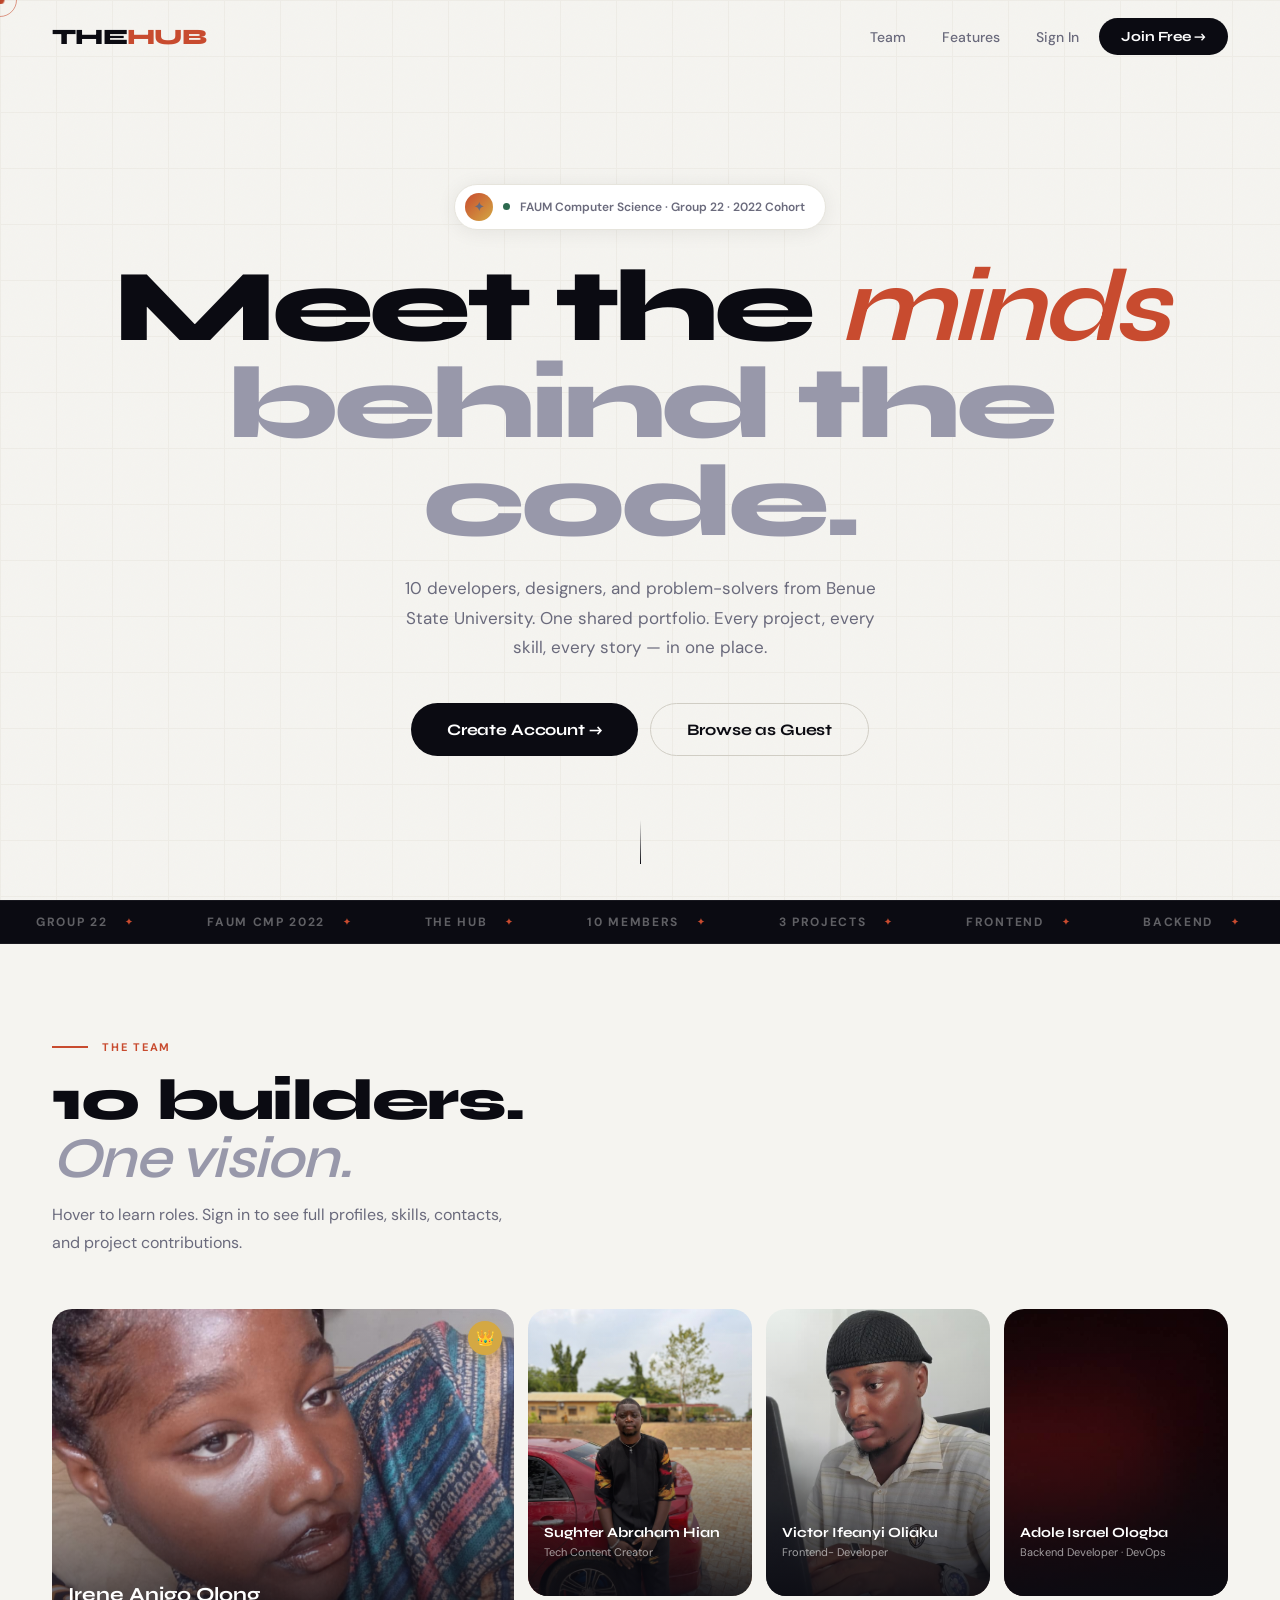
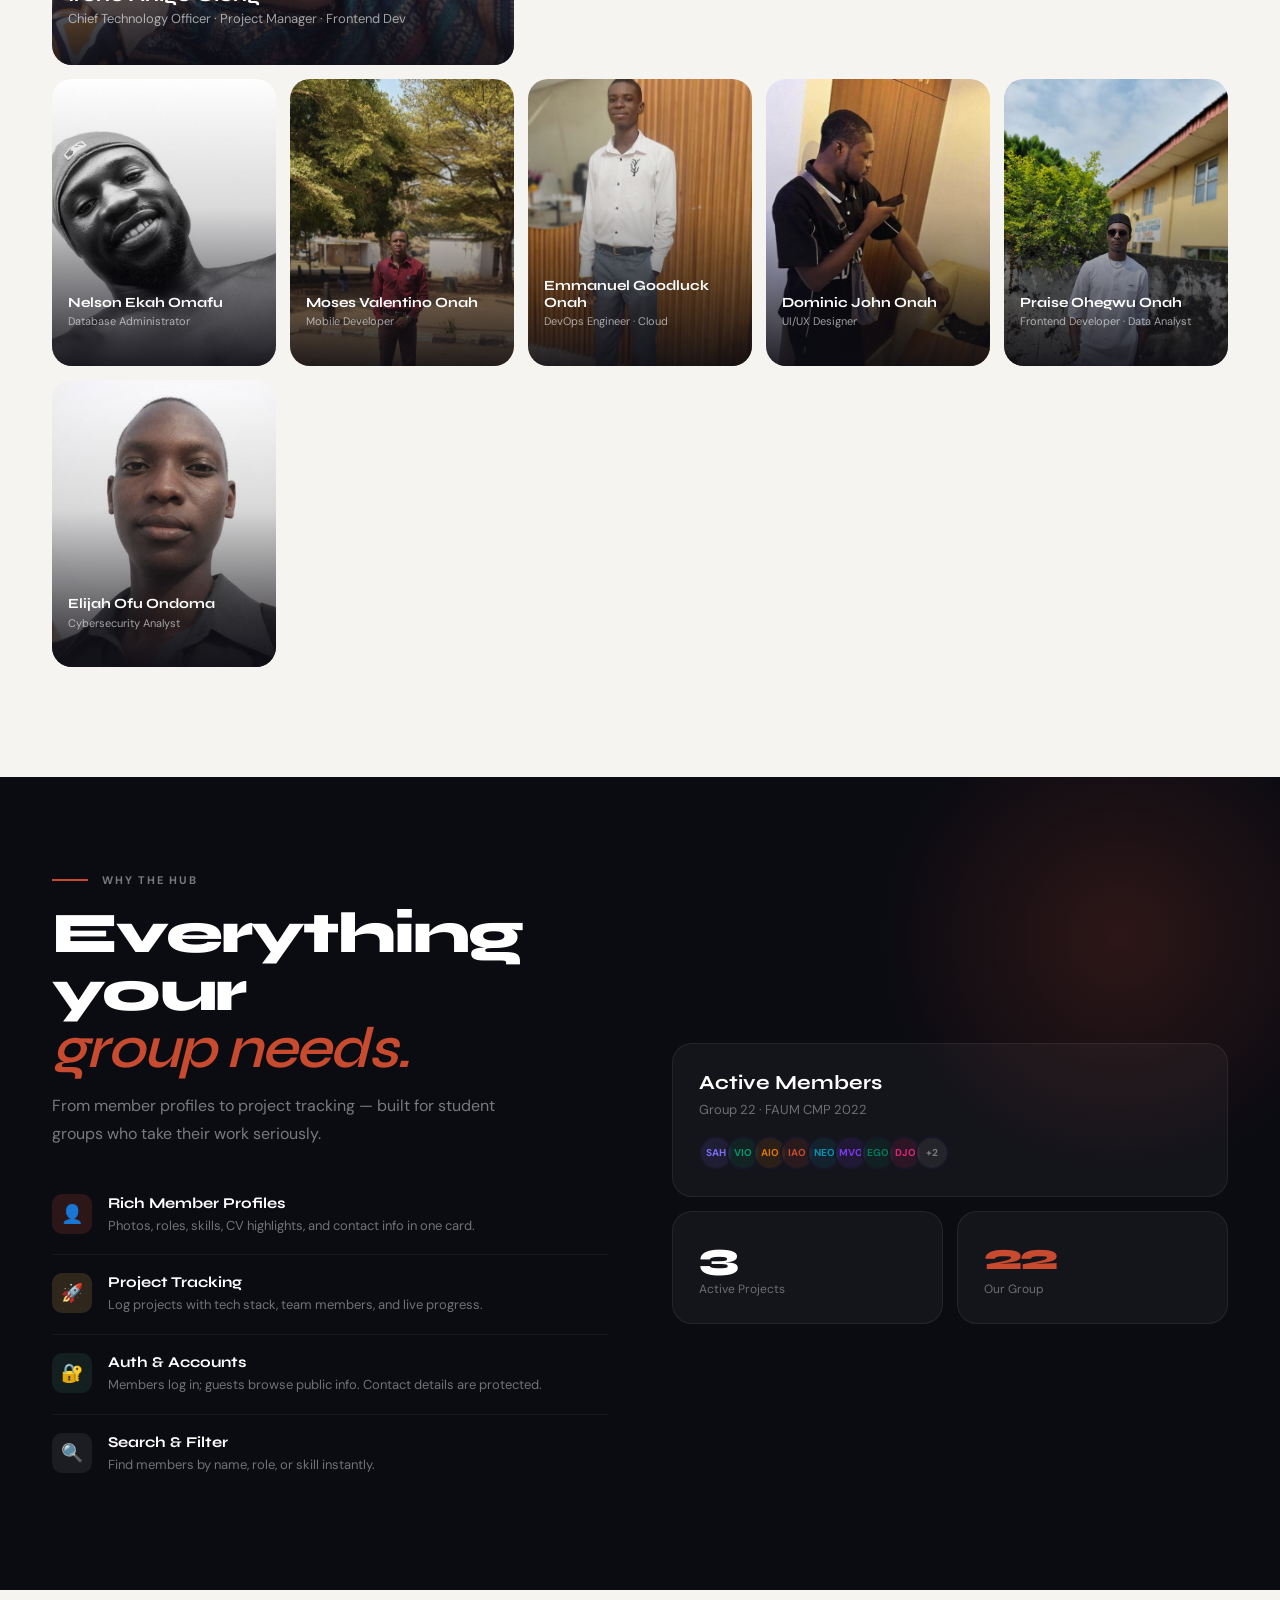
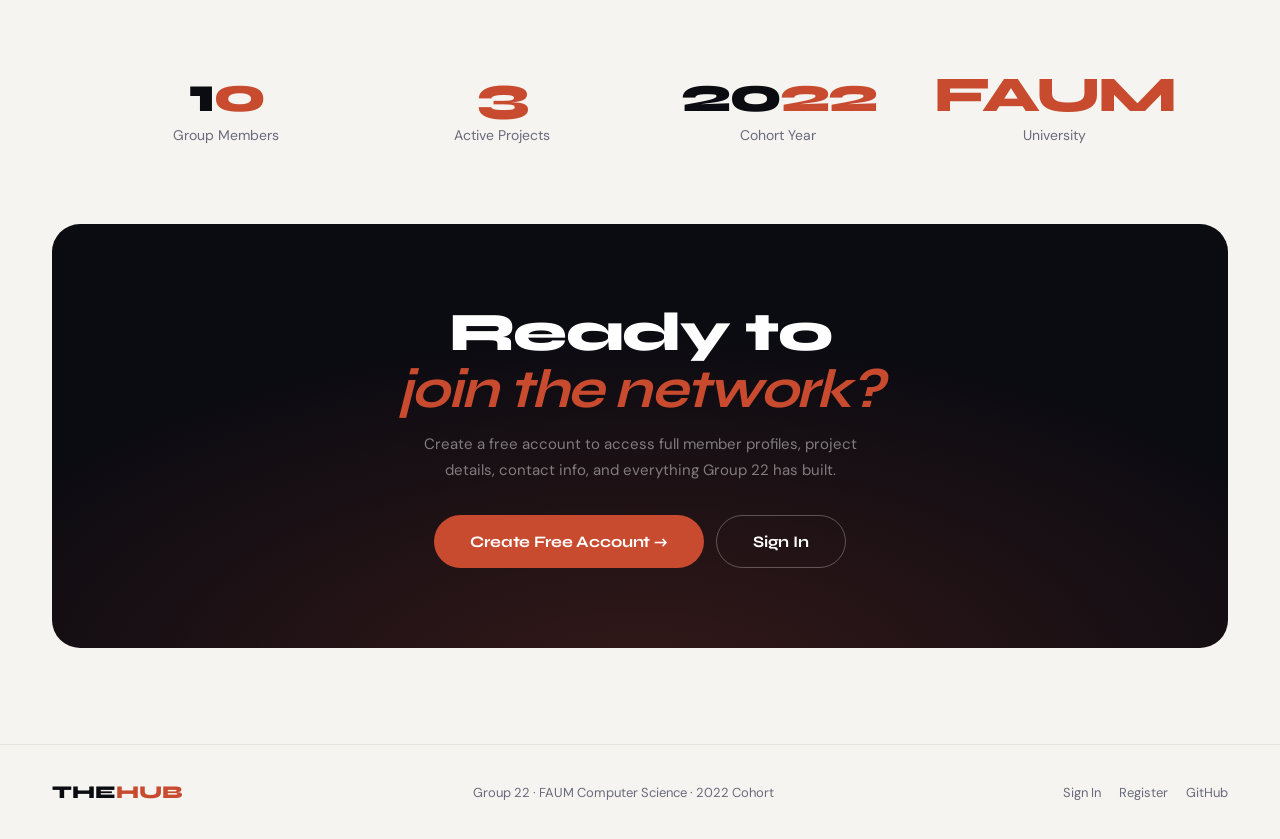
<file: index.html>
<!DOCTYPE html>
<html lang="en">
<head>
  <meta charset="UTF-8" />
  <meta name="viewport" content="width=device-width, initial-scale=1.0" />
  <title>THE HUB — Group 22 · FAUM CMP 2022</title>
  <meta name="description" content="THE HUB — Group 22, FAUM Computer Science 2022 cohort. 10 developers, designers and problem-solvers building real products." />
  <link rel="stylesheet" href="base.css" />
  <link rel="stylesheet" href="landing.css" />
  <link rel="stylesheet" href="auth.css" />
</head>
<body>

  <!-- Custom cursor (desktop) -->
  <div class="cursor"     id="cur"></div>
  <div class="cursor-ring" id="curRing"></div>

  <!-- ════════════ NAVBAR ════════════ -->
  <nav class="nav" id="mainNav">
    <div class="nav-logo" onclick="window.scrollTo({top:0,behavior:'smooth'})">
      THE<span>HUB</span>
    </div>
    <div class="nav-links">
      <button class="nav-link" onclick="scrollToSection('membersSection')">Team</button>
      <button class="nav-link" onclick="scrollToSection('featuresSection')">Features</button>
      <button class="nav-link" onclick="openAuth('login')">Sign In</button>
      <button class="nav-cta"  onclick="openAuth('register')">Join Free →</button>
    </div>
    <button class="hamburger" onclick="toggleMobileNav()">☰</button>
  </nav>

  <!-- Mobile nav -->
  <div class="mobile-nav" id="mobileNav">
    <button onclick="scrollToSection('membersSection')">Team</button>
    <button onclick="scrollToSection('featuresSection')">Features</button>
    <button onclick="openAuth('login');toggleMobileNav()">Sign In</button>
    <button onclick="openAuth('register');toggleMobileNav()">Create Account</button>
  </div>

  <!-- ════════════ HERO ════════════ -->
  <section class="hero">
    <div class="hero-grid"></div>
    <div class="hero-noise"></div>
    <div class="hero-badge">
      <span class="badge-icon">✦</span>
      <span class="badge-pulse"></span>
      FAUM Computer Science · Group 22 · 2022 Cohort
    </div>
    <h1 class="hero-h1">
      Meet the <em>minds</em>
      <span class="dim">behind the code.</span>
    </h1>
    <p class="hero-sub">
      10 developers, designers, and problem-solvers from Benue State University.
      One shared portfolio. Every project, every skill, every story — in one place.
    </p>
    <div class="hero-actions">
      <button class="btn btn-primary btn-lg" onclick="openAuth('register')">Create Account →</button>
      <button class="btn btn-ghost  btn-lg" onclick="guestEnter()">Browse as Guest</button>
    </div>
    <div class="scroll-cue"><div class="scroll-cue-line"></div></div>
  </section>

  <!-- ════════════ TICKER ════════════ -->
  <div class="ticker-band">
    <div class="ticker-track">
      <!-- duplicated for seamless loop -->
      <span class="ticker-item">Group 22</span>
      <span class="ticker-item">FAUM CMP 2022</span>
      <span class="ticker-item">THE HUB</span>
      <span class="ticker-item">10 Members</span>
      <span class="ticker-item">3 Projects</span>
      <span class="ticker-item">Frontend</span>
      <span class="ticker-item">Backend</span>
      <span class="ticker-item">UI/UX Design</span>
      <span class="ticker-item">Cybersecurity</span>
      <span class="ticker-item">Data Analytics</span>
      <span class="ticker-item">Mobile Dev</span>
      <span class="ticker-item">Node.js</span>
      <span class="ticker-item">Group 22</span>
      <span class="ticker-item">FAUM CMP 2022</span>
      <span class="ticker-item">THE HUB</span>
      <span class="ticker-item">10 Members</span>
      <span class="ticker-item">3 Projects</span>
      <span class="ticker-item">Frontend</span>
      <span class="ticker-item">Backend</span>
      <span class="ticker-item">UI/UX Design</span>
      <span class="ticker-item">Cybersecurity</span>
      <span class="ticker-item">Data Analytics</span>
      <span class="ticker-item">Mobile Dev</span>
      <span class="ticker-item">Node.js</span>
    </div>
  </div>

  <!-- ════════════ MEMBERS SHOWCASE ════════════ -->
  <section class="members-section" id="membersSection">
    <div class="section-label">
      <div class="label-line"></div>
      <div class="label-text">The Team</div>
    </div>
    <h2 class="section-title">10 builders.<br><em>One vision.</em></h2>
    <p class="section-desc">
      Hover to learn roles. Sign in to see full profiles, skills, contacts, and project contributions.
    </p>
    <!-- Populated by landing.js -->
    <div class="members-grid-landing" id="landingMembersGrid">
      <div style="grid-column:1/-1;text-align:center;padding:40px;color:var(--muted)">Loading team...</div>
    </div>
  </section>

  <!-- ════════════ FEATURES ════════════ -->
  <section class="features-section" id="featuresSection">
    <div class="features-wrap">
      <div class="features-left">
        <div class="section-label">
          <div class="label-line"></div>
          <div class="label-text" style="color:rgba(255,255,255,.45)">Why THE HUB</div>
        </div>
        <h2 class="section-title dark-title">
          Everything your<br><em class="red-em">group needs.</em>
        </h2>
        <p class="section-desc dark-desc">
          From member profiles to project tracking — built for student groups who take their work seriously.
        </p>
        <div class="feat-list">
          <div class="feat-row">
            <div class="feat-ico" style="background:rgba(200,75,47,.18)">👤</div>
            <div>
              <div class="feat-title">Rich Member Profiles</div>
              <div class="feat-desc">Photos, roles, skills, CV highlights, and contact info in one card.</div>
            </div>
          </div>
          <div class="feat-row">
            <div class="feat-ico" style="background:rgba(212,168,67,.18)">🚀</div>
            <div>
              <div class="feat-title">Project Tracking</div>
              <div class="feat-desc">Log projects with tech stack, team members, and live progress.</div>
            </div>
          </div>
          <div class="feat-row">
            <div class="feat-ico" style="background:rgba(45,106,79,.22)">🔐</div>
            <div>
              <div class="feat-title">Auth & Accounts</div>
              <div class="feat-desc">Members log in; guests browse public info. Contact details are protected.</div>
            </div>
          </div>
          <div class="feat-row">
            <div class="feat-ico" style="background:rgba(255,255,255,.07)">🔍</div>
            <div>
              <div class="feat-title">Search & Filter</div>
              <div class="feat-desc">Find members by name, role, or skill instantly.</div>
            </div>
          </div>
        </div>
      </div>

      <div class="features-right">
        <div class="feat-card">
          <div class="feat-card-title">Active Members</div>
          <div class="feat-card-sub">Group 22 · FAUM CMP 2022</div>
          <!-- Populated by landing.js -->
          <div class="feat-mini-row" id="featMiniAvatars"></div>
        </div>
        <div class="feat-2col">
          <div class="feat-card">
            <div class="feat-big-num">3</div>
            <div class="feat-big-label">Active Projects</div>
          </div>
          <div class="feat-card">
            <div class="feat-big-num accent">22</div>
            <div class="feat-big-label">Our Group</div>
          </div>
        </div>
      </div>
    </div>
  </section>

  <!-- ════════════ STATS ════════════ -->
  <div class="stats-section">
    <div class="stat-block">
      <div class="stat-number">1<span>0</span></div>
      <div class="stat-label">Group Members</div>
    </div>
    <div class="stat-block">
      <div class="stat-number"><span>3</span></div>
      <div class="stat-label">Active Projects</div>
    </div>
    <div class="stat-block">
      <div class="stat-number">20<span>22</span></div>
      <div class="stat-label">Cohort Year</div>
    </div>
    <div class="stat-block">
      <div class="stat-number"><span>FAUM</span></div>
      <div class="stat-label">University</div>
    </div>
  </div>

  <!-- ════════════ CTA ════════════ -->
  <section class="cta-section">
    <h2 class="cta-title">Ready to<br><em>join the network?</em></h2>
    <p class="cta-sub">
      Create a free account to access full member profiles, project details,
      contact info, and everything Group 22 has built.
    </p>
    <div class="cta-btns">
      <button class="btn btn-accent btn-lg" onclick="openAuth('register')">Create Free Account →</button>
      <button class="btn btn-ghost-white btn-lg" onclick="openAuth('login')">Sign In</button>
    </div>
  </section>

  <!-- ════════════ FOOTER ════════════ -->
  <footer class="footer">
    <div class="footer-logo">THE<span>HUB</span></div>
    <div class="footer-copy">Group 22 · FAUM Computer Science · 2022 Cohort</div>
    <div class="footer-links">
      <span class="footer-link" onclick="openAuth('login')">Sign In</span>
      <span class="footer-link" onclick="openAuth('register')">Register</span>
      <a class="footer-link" href="https://github.com" target="_blank" rel="noopener">GitHub</a>
    </div>
  </footer>

  <!-- ════════════ AUTH MODAL ════════════ -->
  <div class="modal-overlay" id="authModal" onclick="maybeCloseAuth(event)">
    <div class="modal-box auth-modal-box">

      <div class="auth-modal-header">
        <div class="auth-modal-logo">THE<span>HUB</span></div>
        <div class="modal-close" onclick="closeAuth()">✕</div>
      </div>

      <div class="auth-modal-body">
        <div class="auth-tabs">
          <button class="auth-tab active" id="authTabLogin"    onclick="switchAuthTab('login')">Sign In</button>
          <button class="auth-tab"        id="authTabRegister" onclick="switchAuthTab('register')">Create Account</button>
        </div>

        <!-- ── LOGIN PANEL ── -->
        <div id="loginPanel">
          <div class="auth-title">Welcome back 👋</div>
          <div class="auth-sub">Sign in to unlock full profiles, contacts, and project details.</div>

          <div class="quick-chips-label">Quick login — group members</div>
          <div class="quick-chips" id="quickChips"></div>

          <div class="form-divider">or enter credentials</div>

          <div class="field">
            <label class="field-label">Username or Email</label>
            <input class="field-input" id="liIdentifier" type="text"
                   placeholder="e.g. irene.olong or your email" />
          </div>
          <div class="field">
            <label class="field-label">Password</label>
            <input class="field-input" id="liPassword" type="password" placeholder="••••••••" />
          </div>
          <div class="auth-error" id="liErr"></div>

          <button class="auth-submit" id="liBtn" data-label="Sign In →" onclick="doLogin()">Sign In →</button>
          <button class="auth-submit ghost-btn" onclick="guestEnter()">Continue as Guest</button>
        </div>

        <!-- ── REGISTER PANEL ── -->
        <div id="registerPanel" style="display:none">
          <div class="auth-title">Join THE HUB ✨</div>
          <div class="auth-sub">Create an account to access everything Group 22 has built.</div>

          <div class="field-row">
            <div class="field">
              <label class="field-label">First Name</label>
              <input class="field-input" id="regFirst" type="text" placeholder="Ada" />
            </div>
            <div class="field">
              <label class="field-label">Last Name</label>
              <input class="field-input" id="regLast" type="text" placeholder="Lovelace" />
            </div>
          </div>
          <div class="field">
            <label class="field-label">Matric Number</label>
            <input class="field-input" id="regMatric" type="text" placeholder="FAUM/SC/CMP/22/XXXXX" />
          </div>
          <div class="field">
            <label class="field-label">Email Address</label>
            <input class="field-input" id="regEmail" type="email" placeholder="you@faum.edu.ng" />
          </div>
          <div class="field">
            <label class="field-label">Department</label>
            <input class="field-input" id="regDept" type="text" placeholder="Computer Science" />
          </div>

          <div class="field">
            <label class="field-label">I am a...</label>
            <div class="role-grid">
              <div class="role-card active" id="rc-student"  onclick="pickRole('student')">
                <div class="role-card-icon">🎓</div>
                <div class="role-card-name">FAUM Student</div>
              </div>
              <div class="role-card" id="rc-alumni"   onclick="pickRole('alumni')">
                <div class="role-card-icon">🏆</div>
                <div class="role-card-name">Alumni</div>
              </div>
              <div class="role-card" id="rc-industry" onclick="pickRole('industry')">
                <div class="role-card-icon">💼</div>
                <div class="role-card-name">Industry Pro</div>
              </div>
              <div class="role-card" id="rc-lecturer" onclick="pickRole('lecturer')">
                <div class="role-card-icon">📚</div>
                <div class="role-card-name">Lecturer</div>
              </div>
            </div>
          </div>

          <div class="field-row">
            <div class="field">
              <label class="field-label">Password</label>
              <input class="field-input" id="regPass" type="password" placeholder="Min 6 chars" />
            </div>
            <div class="field">
              <label class="field-label">Confirm</label>
              <input class="field-input" id="regPass2" type="password" placeholder="Repeat" />
            </div>
          </div>

          <div class="auth-error"   id="regErr"></div>
          <div class="auth-success" id="regOk"></div>
          <button class="auth-submit" id="regBtn" data-label="Create Account →" onclick="doRegister()">
            Create Account →
          </button>
        </div>

      </div>
    </div>
  </div>

  <!-- ════════════ MEMBER DETAIL MODAL ════════════ -->
  <div class="modal-overlay" id="memberModal" onclick="maybeCloseMember(event)">
    <div class="modal-box detail-modal" id="memberModalBox"></div>
  </div>

  <!-- ════════════ SCRIPTS ════════════ -->
  <script src="data.js"></script>
  <script src="auth.js"></script>
  <script src="landing.js"></script>

</body>
</html>
</file>
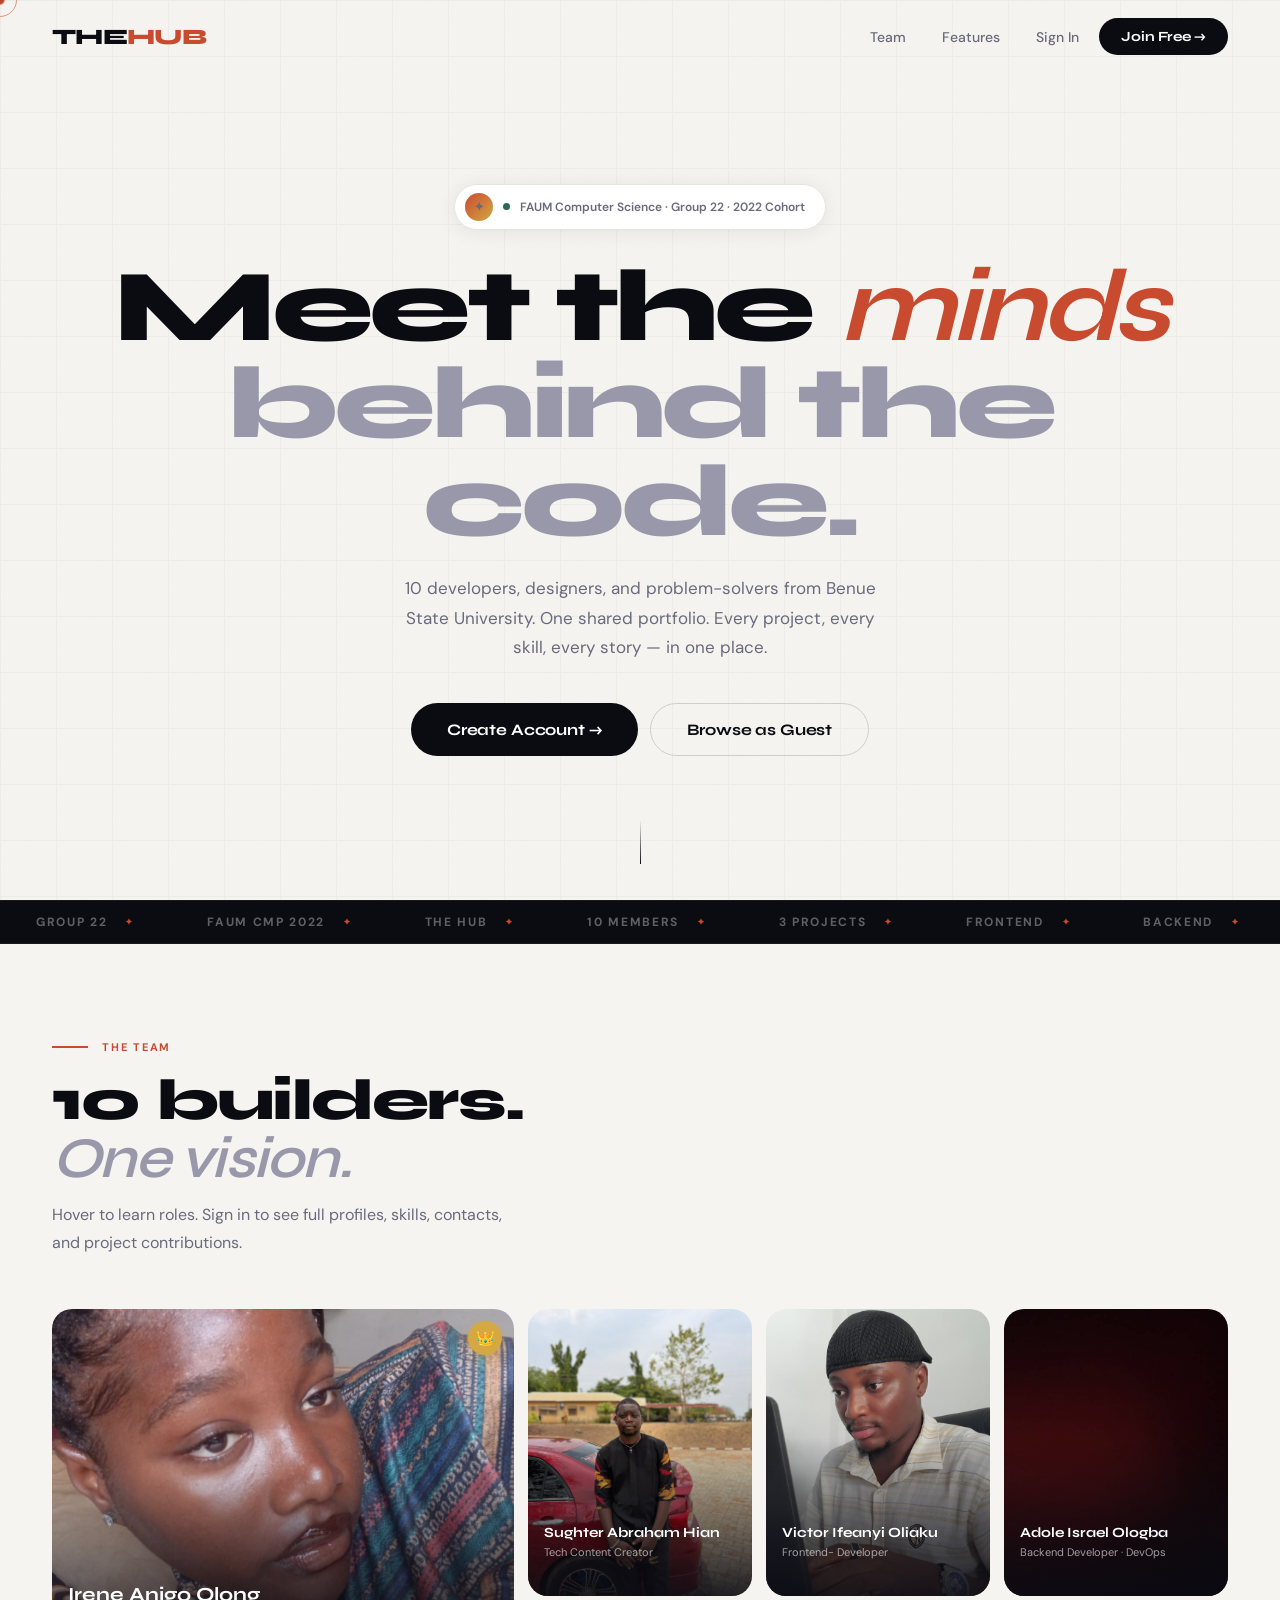
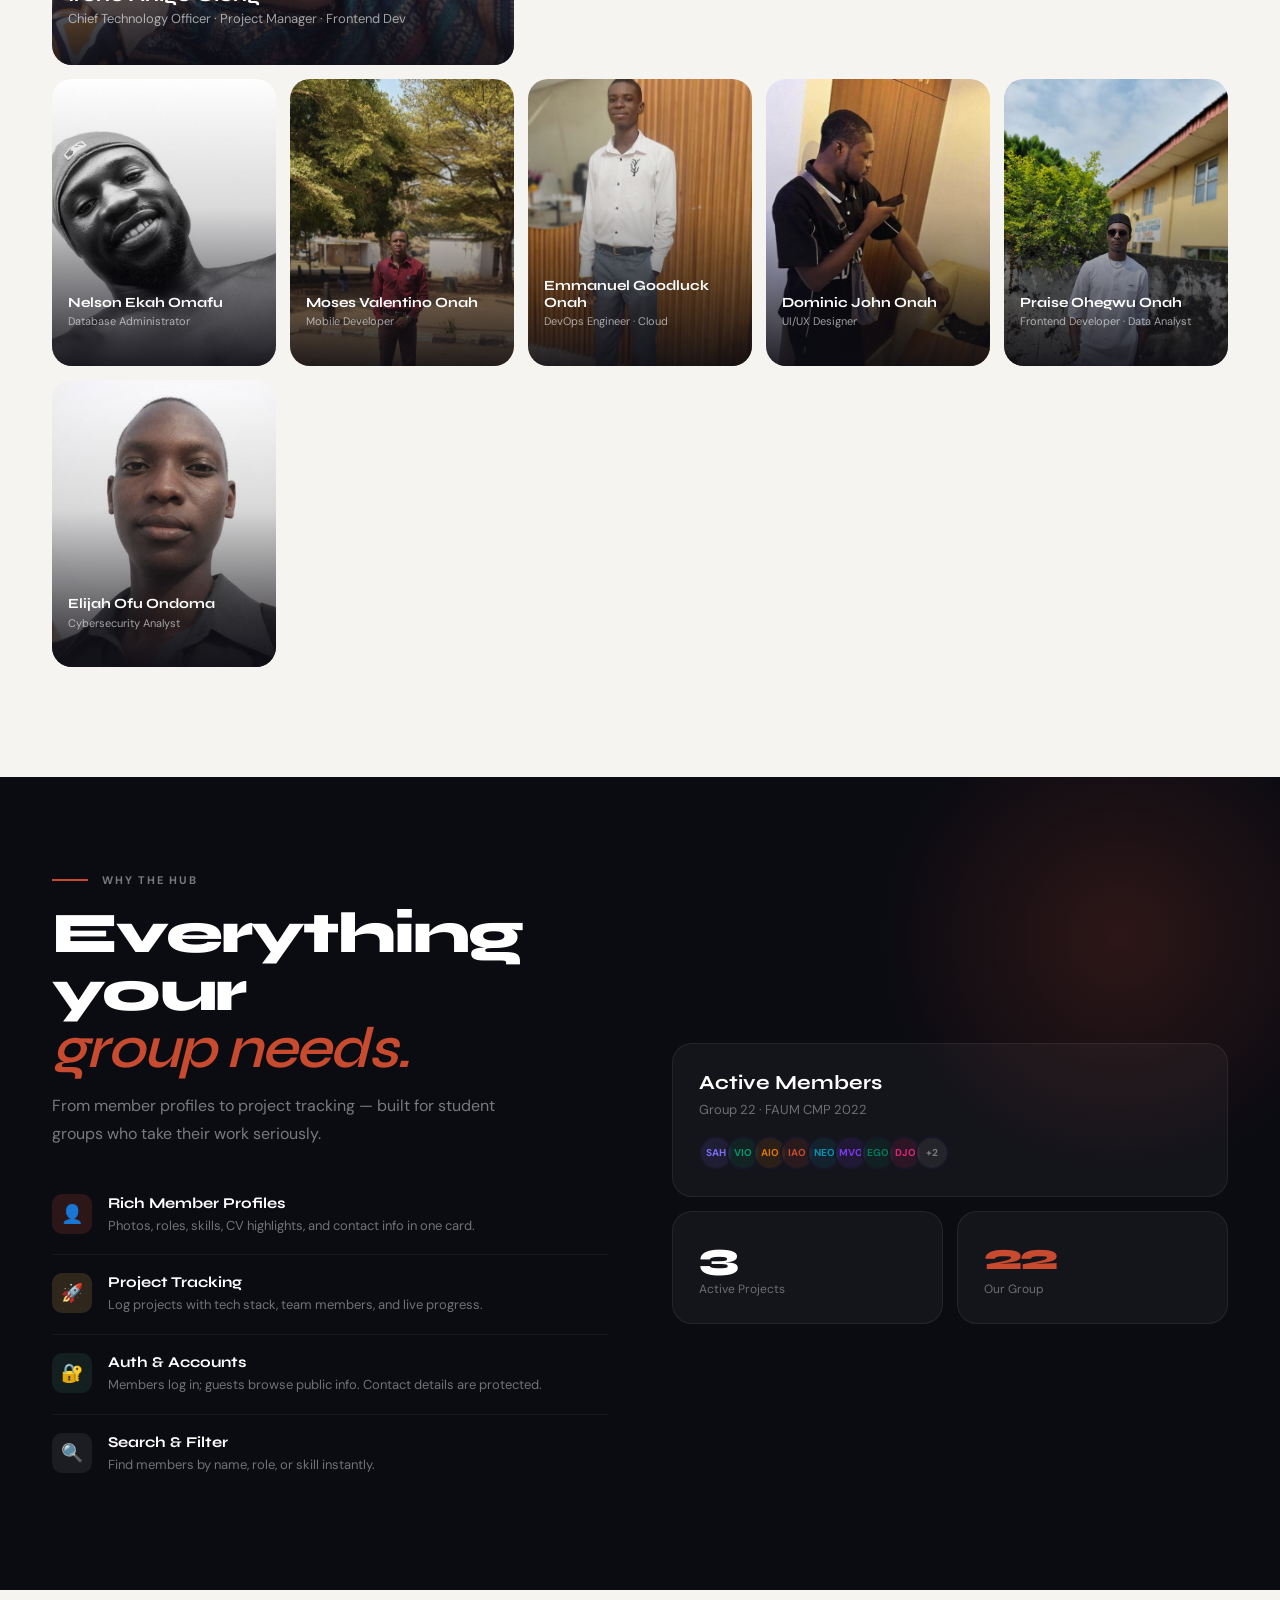
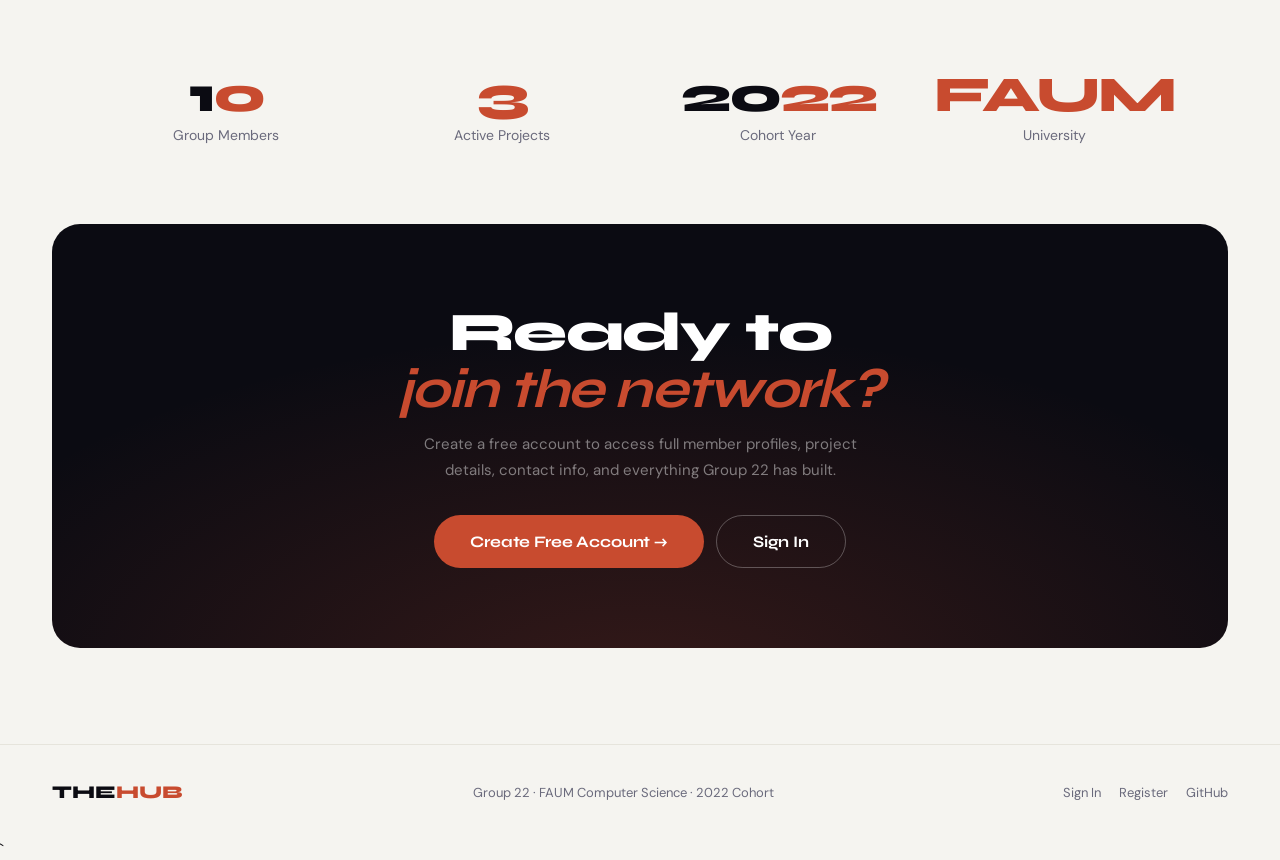
<file: html/index.html>
<!DOCTYPE html>
<html lang="en">
<head>
  <meta charset="UTF-8" />
  <meta name="viewport" content="width=device-width, initial-scale=1.0" />
  <title>THE HUB — Group 22 · FAUM CMP 2022</title>
  <meta name="description" content="THE HUB — Group 22, FAUM Computer Science 2022 cohort. 10 developers, designers and problem-solvers building real products." />
  <link rel="stylesheet" href="../css/base.css" />
  <link rel="stylesheet" href="../css/landing.css" />
  <link rel="stylesheet" href="../css/auth.css" />
</head>
<body>

  <!-- Custom cursor (desktop) -->
  <div class="cursor"     id="cur"></div>
  <div class="cursor-ring" id="curRing"></div>

  <!-- ════════════ NAVBAR ════════════ -->
  <nav class="nav" id="mainNav">
    <div class="nav-logo" onclick="window.scrollTo({top:0,behavior:'smooth'})">
      THE<span>HUB</span>
    </div>
    <div class="nav-links">
      <button class="nav-link" onclick="scrollToSection('membersSection')">Team</button>
      <button class="nav-link" onclick="scrollToSection('featuresSection')">Features</button>
      <button class="nav-link" onclick="openAuth('login')">Sign In</button>
      <button class="nav-cta"  onclick="openAuth('register')">Join Free →</button>
    </div>
    <button class="hamburger" onclick="toggleMobileNav()">☰</button>
  </nav>

  <!-- Mobile nav -->
  <div class="mobile-nav" id="mobileNav">
    <button onclick="scrollToSection('membersSection')">Team</button>
    <button onclick="scrollToSection('featuresSection')">Features</button>
    <button onclick="openAuth('login');toggleMobileNav()">Sign In</button>
    <button onclick="openAuth('register');toggleMobileNav()">Create Account</button>
  </div>

  <!-- ════════════ HERO ════════════ -->
  <section class="hero">
    <div class="hero-grid"></div>
    <div class="hero-noise"></div>
    <div class="hero-badge">
      <span class="badge-icon">✦</span>
      <span class="badge-pulse"></span>
      FAUM Computer Science · Group 22 · 2022 Cohort
    </div>
    <h1 class="hero-h1">
      Meet the <em>minds</em>
      <span class="dim">behind the code.</span>
    </h1>
    <p class="hero-sub">
      10 developers, designers, and problem-solvers from Benue State University.
      One shared portfolio. Every project, every skill, every story — in one place.
    </p>
    <div class="hero-actions">
      <button class="btn btn-primary btn-lg" onclick="openAuth('register')">Create Account →</button>
      <button class="btn btn-ghost  btn-lg" onclick="guestEnter()">Browse as Guest</button>
    </div>
    <div class="scroll-cue"><div class="scroll-cue-line"></div></div>
  </section>

  <!-- ════════════ TICKER ════════════ -->
  <div class="ticker-band">
    <div class="ticker-track">
      <!-- duplicated for seamless loop -->
      <span class="ticker-item">Group 22</span>
      <span class="ticker-item">FAUM CMP 2022</span>
      <span class="ticker-item">THE HUB</span>
      <span class="ticker-item">10 Members</span>
      <span class="ticker-item">3 Projects</span>
      <span class="ticker-item">Frontend</span>
      <span class="ticker-item">Backend</span>
      <span class="ticker-item">UI/UX Design</span>
      <span class="ticker-item">Cybersecurity</span>
      <span class="ticker-item">Data Analytics</span>
      <span class="ticker-item">Mobile Dev</span>
      <span class="ticker-item">Node.js</span>
      <span class="ticker-item">Group 22</span>
      <span class="ticker-item">FAUM CMP 2022</span>
      <span class="ticker-item">THE HUB</span>
      <span class="ticker-item">10 Members</span>
      <span class="ticker-item">3 Projects</span>
      <span class="ticker-item">Frontend</span>
      <span class="ticker-item">Backend</span>
      <span class="ticker-item">UI/UX Design</span>
      <span class="ticker-item">Cybersecurity</span>
      <span class="ticker-item">Data Analytics</span>
      <span class="ticker-item">Mobile Dev</span>
      <span class="ticker-item">Node.js</span>
    </div>
  </div>

  <!-- ════════════ MEMBERS SHOWCASE ════════════ -->
  <section class="members-section" id="membersSection">
    <div class="section-label">
      <div class="label-line"></div>
      <div class="label-text">The Team</div>
    </div>
    <h2 class="section-title">10 builders.<br><em>One vision.</em></h2>
    <p class="section-desc">
      Hover to learn roles. Sign in to see full profiles, skills, contacts, and project contributions.
    </p>
    <!-- Populated by landing.js -->
    <div class="members-grid-landing" id="landingMembersGrid">
      <div style="grid-column:1/-1;text-align:center;padding:40px;color:var(--muted)">Loading team...</div>
    </div>
  </section>

  <!-- ════════════ FEATURES ════════════ -->
  <section class="features-section" id="featuresSection">
    <div class="features-wrap">
      <div class="features-left">
        <div class="section-label">
          <div class="label-line"></div>
          <div class="label-text" style="color:rgba(255,255,255,.45)">Why THE HUB</div>
        </div>
        <h2 class="section-title dark-title">
          Everything your<br><em class="red-em">group needs.</em>
        </h2>
        <p class="section-desc dark-desc">
          From member profiles to project tracking — built for student groups who take their work seriously.
        </p>
        <div class="feat-list">
          <div class="feat-row">
            <div class="feat-ico" style="background:rgba(200,75,47,.18)">👤</div>
            <div>
              <div class="feat-title">Rich Member Profiles</div>
              <div class="feat-desc">Photos, roles, skills, CV highlights, and contact info in one card.</div>
            </div>
          </div>
          <div class="feat-row">
            <div class="feat-ico" style="background:rgba(212,168,67,.18)">🚀</div>
            <div>
              <div class="feat-title">Project Tracking</div>
              <div class="feat-desc">Log projects with tech stack, team members, and live progress.</div>
            </div>
          </div>
          <div class="feat-row">
            <div class="feat-ico" style="background:rgba(45,106,79,.22)">🔐</div>
            <div>
              <div class="feat-title">Auth & Accounts</div>
              <div class="feat-desc">Members log in; guests browse public info. Contact details are protected.</div>
            </div>
          </div>
          <div class="feat-row">
            <div class="feat-ico" style="background:rgba(255,255,255,.07)">🔍</div>
            <div>
              <div class="feat-title">Search & Filter</div>
              <div class="feat-desc">Find members by name, role, or skill instantly.</div>
            </div>
          </div>
        </div>
      </div>

      <div class="features-right">
        <div class="feat-card">
          <div class="feat-card-title">Active Members</div>
          <div class="feat-card-sub">Group 22 · FAUM CMP 2022</div>
          <!-- Populated by landing.js -->
          <div class="feat-mini-row" id="featMiniAvatars"></div>
        </div>
        <div class="feat-2col">
          <div class="feat-card">
            <div class="feat-big-num">3</div>
            <div class="feat-big-label">Active Projects</div>
          </div>
          <div class="feat-card">
            <div class="feat-big-num accent">22</div>
            <div class="feat-big-label">Our Group</div>
          </div>
        </div>
      </div>
    </div>
  </section>

  <!-- ════════════ STATS ════════════ -->
  <div class="stats-section">
    <div class="stat-block">
      <div class="stat-number">1<span>0</span></div>
      <div class="stat-label">Group Members</div>
    </div>
    <div class="stat-block">
      <div class="stat-number"><span>3</span></div>
      <div class="stat-label">Active Projects</div>
    </div>
    <div class="stat-block">
      <div class="stat-number">20<span>22</span></div>
      <div class="stat-label">Cohort Year</div>
    </div>
    <div class="stat-block">
      <div class="stat-number"><span>FAUM</span></div>
      <div class="stat-label">University</div>
    </div>
  </div>

  <!-- ════════════ CTA ════════════ -->
  <section class="cta-section">
    <h2 class="cta-title">Ready to<br><em>join the network?</em></h2>
    <p class="cta-sub">
      Create a free account to access full member profiles, project details,
      contact info, and everything Group 22 has built.
    </p>
    <div class="cta-btns">
      <button class="btn btn-accent btn-lg" onclick="openAuth('register')">Create Free Account →</button>
      <button class="btn btn-ghost-white btn-lg" onclick="openAuth('login')">Sign In</button>
    </div>
  </section>

  <!-- ════════════ FOOTER ════════════ -->
  <footer class="footer">
    <div class="footer-logo">THE<span>HUB</span></div>
    <div class="footer-copy">Group 22 · FAUM Computer Science · 2022 Cohort</div>
    <div class="footer-links">
      <span class="footer-link" onclick="openAuth('login')">Sign In</span>
      <span class="footer-link" onclick="openAuth('register')">Register</span>
      <a class="footer-link" href="https://github.com" target="_blank" rel="noopener">GitHub</a>
    </div>
  </footer>

  <!-- ════════════ AUTH MODAL ════════════ -->
  <div class="modal-overlay" id="authModal" onclick="maybeCloseAuth(event)">
    <div class="modal-box auth-modal-box">

      <div class="auth-modal-header">
        <div class="auth-modal-logo">THE<span>HUB</span></div>
        <div class="modal-close" onclick="closeAuth()">✕</div>
      </div>

      <div class="auth-modal-body">
        <div class="auth-tabs">
          <button class="auth-tab active" id="authTabLogin"    onclick="switchAuthTab('login')">Sign In</button>
          <button class="auth-tab"        id="authTabRegister" onclick="switchAuthTab('register')">Create Account</button>
        </div>

        <!-- ── LOGIN PANEL ── -->
        <div id="loginPanel">
          <div class="auth-title">Welcome back 👋</div>
          <div class="auth-sub">Sign in to unlock full profiles, contacts, and project details.</div>

          <div class="quick-chips-label">Quick login — group members</div>
          <div class="quick-chips" id="quickChips"></div>

          <div class="form-divider">or enter credentials</div>

          <div class="field">
            <label class="field-label">Username or Email</label>
            <input class="field-input" id="liIdentifier" type="text"
                   placeholder="e.g. irene.olong or your email" />
          </div>
          <div class="field">
            <label class="field-label">Password</label>
            <input class="field-input" id="liPassword" type="password" placeholder="••••••••" />
          </div>
          <div class="auth-error" id="liErr"></div>

          <button class="auth-submit" id="liBtn" data-label="Sign In →" onclick="doLogin()">Sign In →</button>
          <button class="auth-submit ghost-btn" onclick="guestEnter()">Continue as Guest</button>
        </div>

        <!-- ── REGISTER PANEL ── -->
        <div id="registerPanel" style="display:none">
          <div class="auth-title">Join THE HUB ✨</div>
          <div class="auth-sub">Create an account to access everything Group 22 has built.</div>

          <div class="field-row">
            <div class="field">
              <label class="field-label">First Name</label>
              <input class="field-input" id="regFirst" type="text" placeholder="Ada" />
            </div>
            <div class="field">
              <label class="field-label">Last Name</label>
              <input class="field-input" id="regLast" type="text" placeholder="Lovelace" />
            </div>
          </div>
          <div class="field">
            <label class="field-label">Matric Number</label>
            <input class="field-input" id="regMatric" type="text" placeholder="FAUM/SC/CMP/22/XXXXX" />
          </div>
          <div class="field">
            <label class="field-label">Email Address</label>
            <input class="field-input" id="regEmail" type="email" placeholder="you@faum.edu.ng" />
          </div>
          <div class="field">
            <label class="field-label">Department</label>
            <input class="field-input" id="regDept" type="text" placeholder="Computer Science" />
          </div>

          <div class="field">
            <label class="field-label">I am a...</label>
            <div class="role-grid">
              <div class="role-card active" id="rc-student"  onclick="pickRole('student')">
                <div class="role-card-icon">🎓</div>
                <div class="role-card-name">FAUM Student</div>
              </div>
              <div class="role-card" id="rc-alumni"   onclick="pickRole('alumni')">
                <div class="role-card-icon">🏆</div>
                <div class="role-card-name">Alumni</div>
              </div>
              <div class="role-card" id="rc-industry" onclick="pickRole('industry')">
                <div class="role-card-icon">💼</div>
                <div class="role-card-name">Industry Pro</div>
              </div>
              <div class="role-card" id="rc-lecturer" onclick="pickRole('lecturer')">
                <div class="role-card-icon">📚</div>
                <div class="role-card-name">Lecturer</div>
              </div>
            </div>
          </div>

          <div class="field-row">
            <div class="field">
              <label class="field-label">Password</label>
              <input class="field-input" id="regPass" type="password" placeholder="Min 6 chars" />
            </div>
            <div class="field">
              <label class="field-label">Confirm</label>
              <input class="field-input" id="regPass2" type="password" placeholder="Repeat" />
            </div>
          </div>

          <div class="auth-error"   id="regErr"></div>
          <div class="auth-success" id="regOk"></div>
          <button class="auth-submit" id="regBtn" data-label="Create Account →" onclick="doRegister()">
            Create Account →
          </button>
        </div>

      </div>
    </div>
  </div>

  <!-- ════════════ MEMBER DETAIL MODAL ════════════ -->
  <div class="modal-overlay" id="memberModal" onclick="maybeCloseMember(event)">
    <div class="modal-box detail-modal" id="memberModalBox"></div>
  </div>

  <!-- ════════════ SCRIPTS ════════════ -->
  <script src="../js/data.js"></script>
  <script src="../js/auth.js"></script>
  <script src="../js/landing.js"></script>

</body>
</html>`
</file>
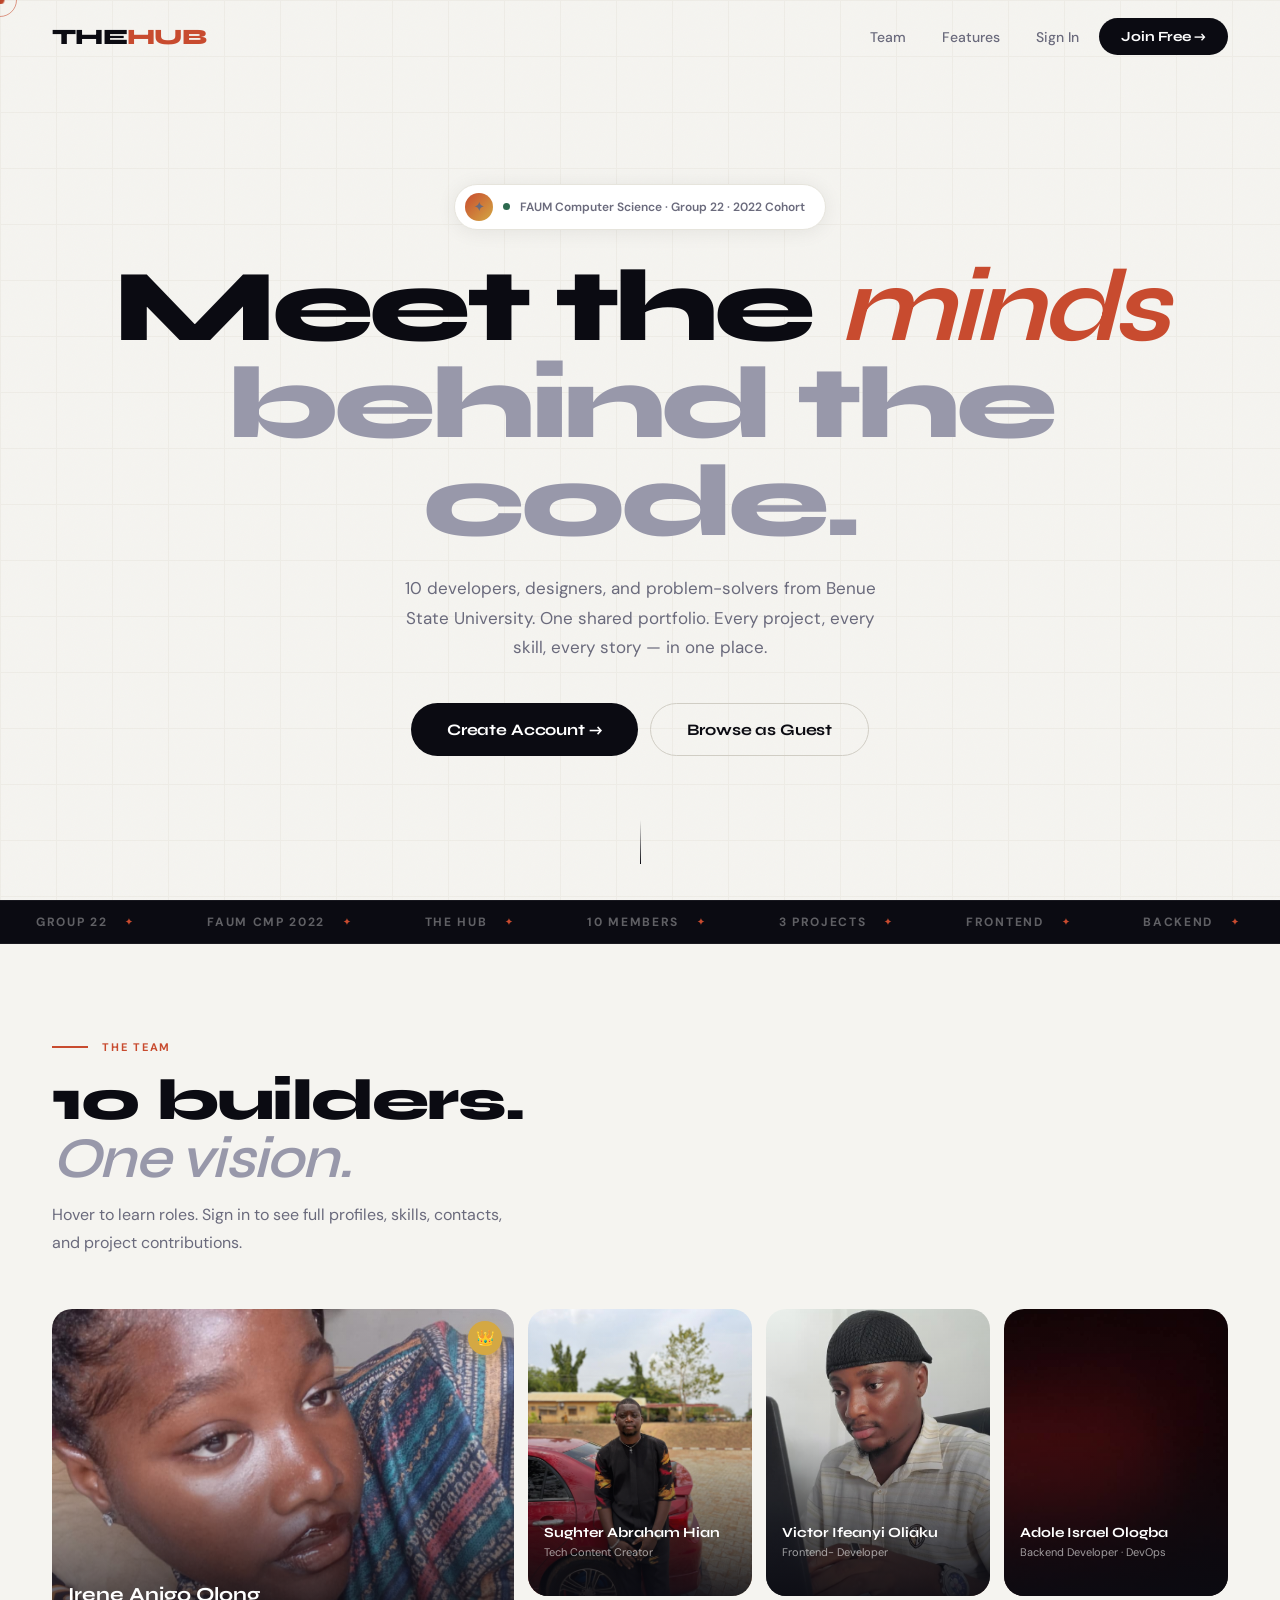
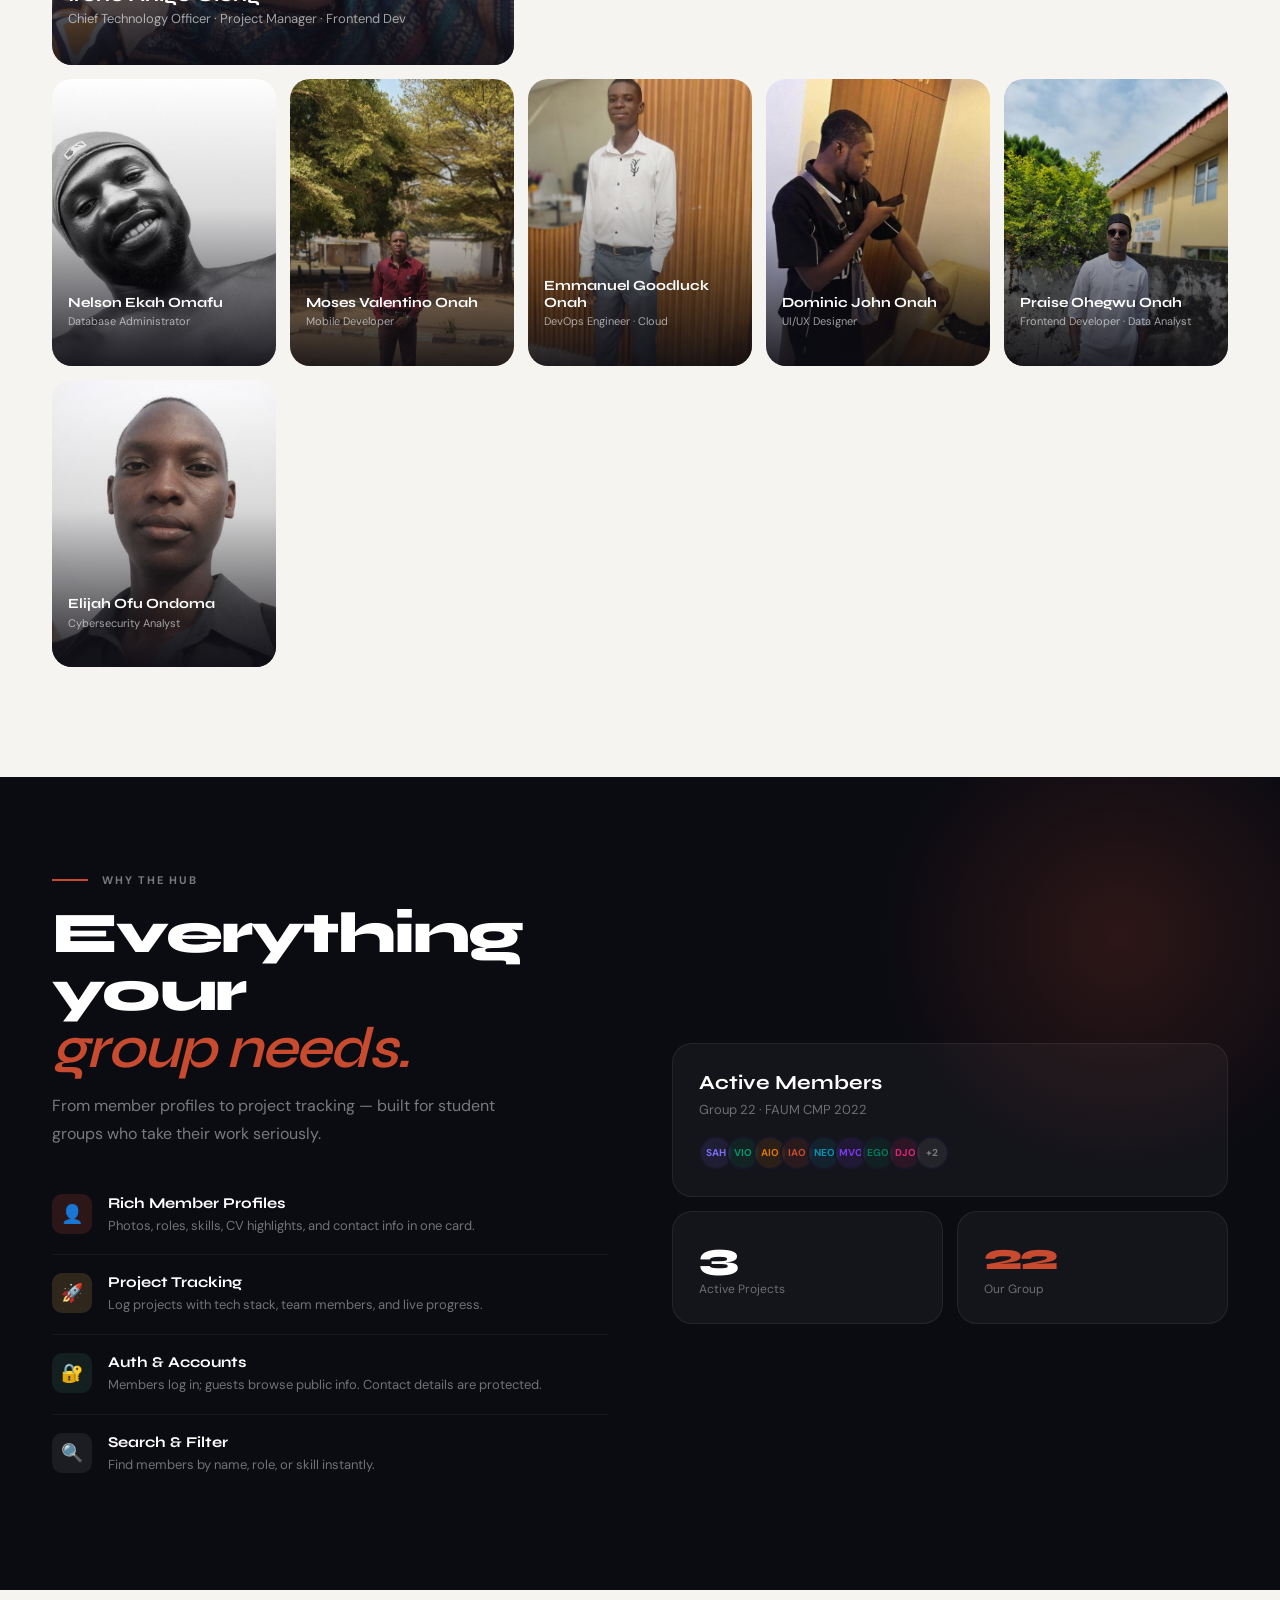
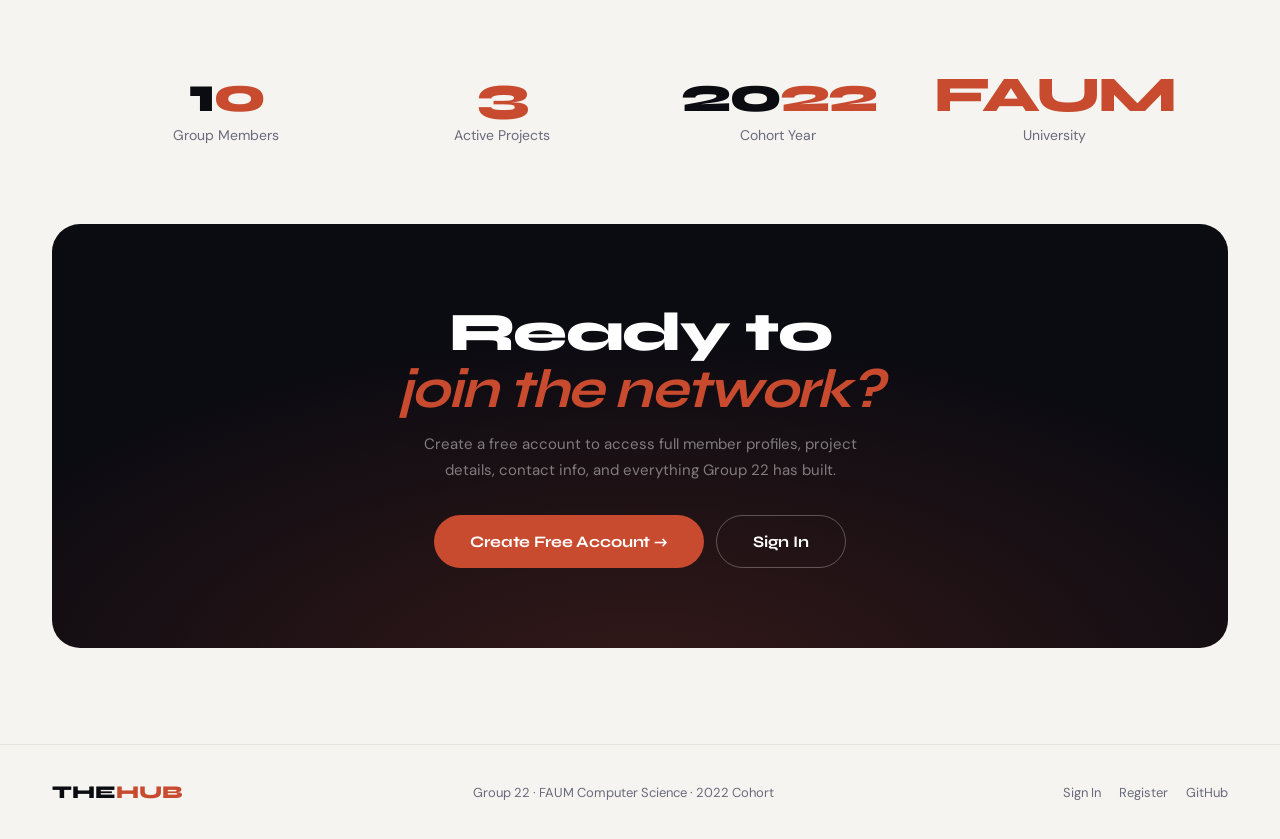
<file: dashboard.html>
<!DOCTYPE html>
<html lang="en">
<head>
  <meta charset="UTF-8" />
  <meta name="viewport" content="width=device-width, initial-scale=1.0" />
  <title>Dashboard — THE HUB · Group 22</title>
  <link rel="stylesheet" href="base.css" />
  <link rel="stylesheet" href="dashboard.css" />
</head>
<body class="dash-body">

  <!-- ════════════ MEMBER DETAIL MODAL ════════════ -->
  <div class="modal-overlay" id="memberModal" onclick="maybeCloseMember(event)">
    <div class="modal-box detail-modal" id="memberModalBox"></div>
  </div>

  <div class="dash-layout">

    <!-- ════════════ SIDEBAR ════════════ -->
    <aside class="sidebar" id="sidebar">
      <div class="sidebar-logo">
        <div class="sidebar-logo-text">THE<span>HUB</span></div>
        <div class="sidebar-logo-sub">Group 22 · FAUM CMP 2022</div>
      </div>

      <div class="sidebar-user">
        <div class="sidebar-av" id="sidebarAv">G</div>
        <div>
          <div class="sidebar-user-name" id="sidebarName">Loading...</div>
          <div class="sidebar-user-role" id="sidebarRole">—</div>
        </div>
      </div>

      <nav class="sidebar-nav">
        <div class="sidebar-nav-label">Main</div>
        <button class="sidebar-btn active" data-page="home"     onclick="dashNav('home',this)">
          <span class="sb-icon">⌂</span> Home
        </button>
        <button class="sidebar-btn"        data-page="members"  onclick="dashNav('members',this)">
          <span class="sb-icon">👥</span> Members
        </button>
        <button class="sidebar-btn"        data-page="projects" onclick="dashNav('projects',this)">
          <span class="sb-icon">🚀</span> Projects
        </button>
        <button class="sidebar-btn"        data-page="news"     onclick="dashNav('news',this)">
          <span class="sb-icon">📰</span> News & Updates
        </button>

        <div class="sidebar-nav-label">Account</div>
        <button class="sidebar-btn"        data-page="profile"  onclick="dashNav('profile',this)">
          <span class="sb-icon">👤</span> My Profile
        </button>
        <button class="sidebar-btn"        data-page="about"    onclick="dashNav('about',this)">
          <span class="sb-icon">ℹ</span> About
        </button>
      </nav>

      <div class="sidebar-bottom">
        <button class="logout-btn" onclick="doLogout()"><span>⎋</span> Log out</button>
      </div>
    </aside>

    <!-- ════════════ MAIN CONTENT ════════════ -->
    <div class="dash-main">

      <!-- Topbar -->
      <div class="dash-topbar">
        <button class="topbar-hamburger" onclick="toggleSidebar()">☰</button>
        <div class="dash-page-title" id="dashPageTitle">Home</div>
        <div class="dash-searchbar">
          <span class="search-icon-dash">⌕</span>
          <input type="text" id="dashSearch" placeholder="Search members, projects..."
                 oninput="handleDashSearch()" />
        </div>
        <div class="topbar-actions">
          <div class="notif-wrap">
            <div class="notif-btn">🔔</div>
            <div class="notif-dot"></div>
          </div>
          <div class="topbar-av" id="topAvatar">G</div>
        </div>
      </div>

      <!-- Page content — rendered by dashboard.js -->
      <div class="dash-content" id="dashContent">
        <div class="state-loading">Loading dashboard...</div>
      </div>

    </div>

  </div>

  <!-- ════════════ SCRIPTS ════════════ -->
  <script src="data.js"></script>
  <script src="auth.js"></script>
  <script src="dashboard.js"></script>

</body>
</html>
</file>
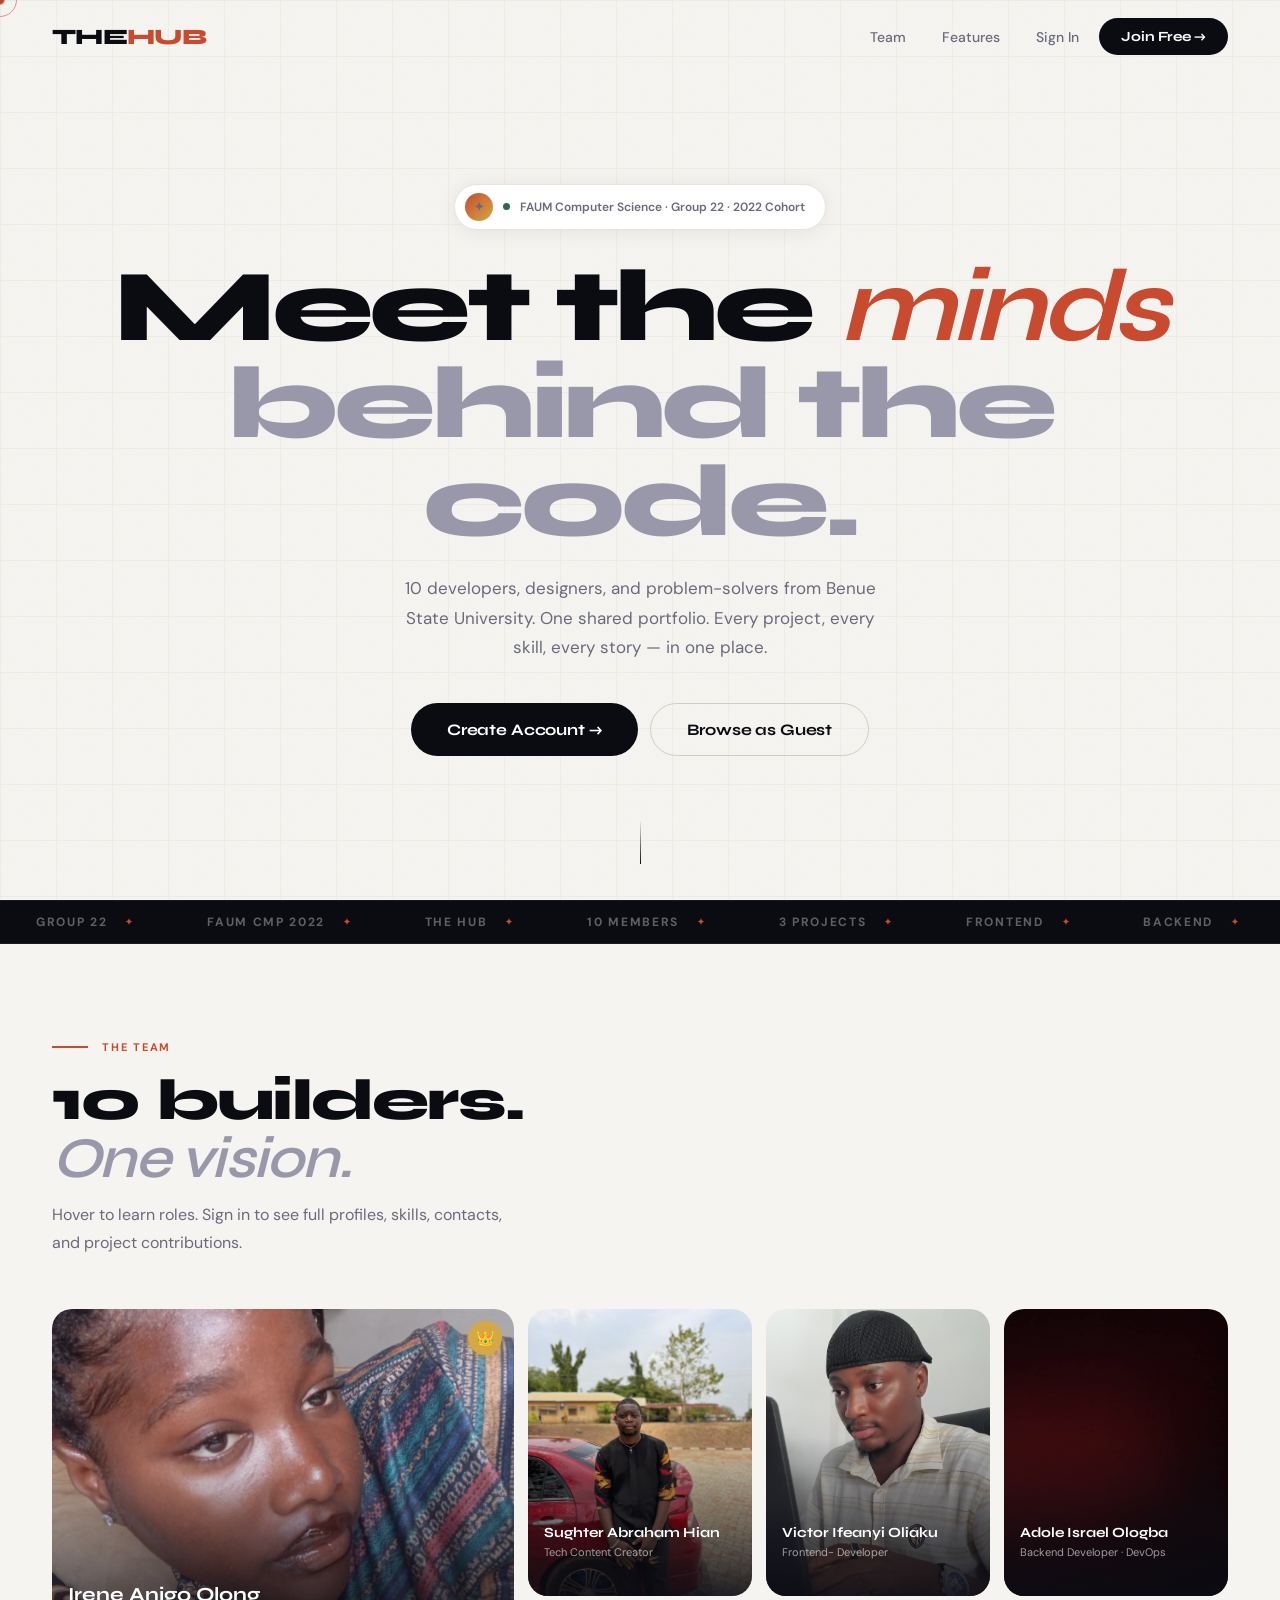
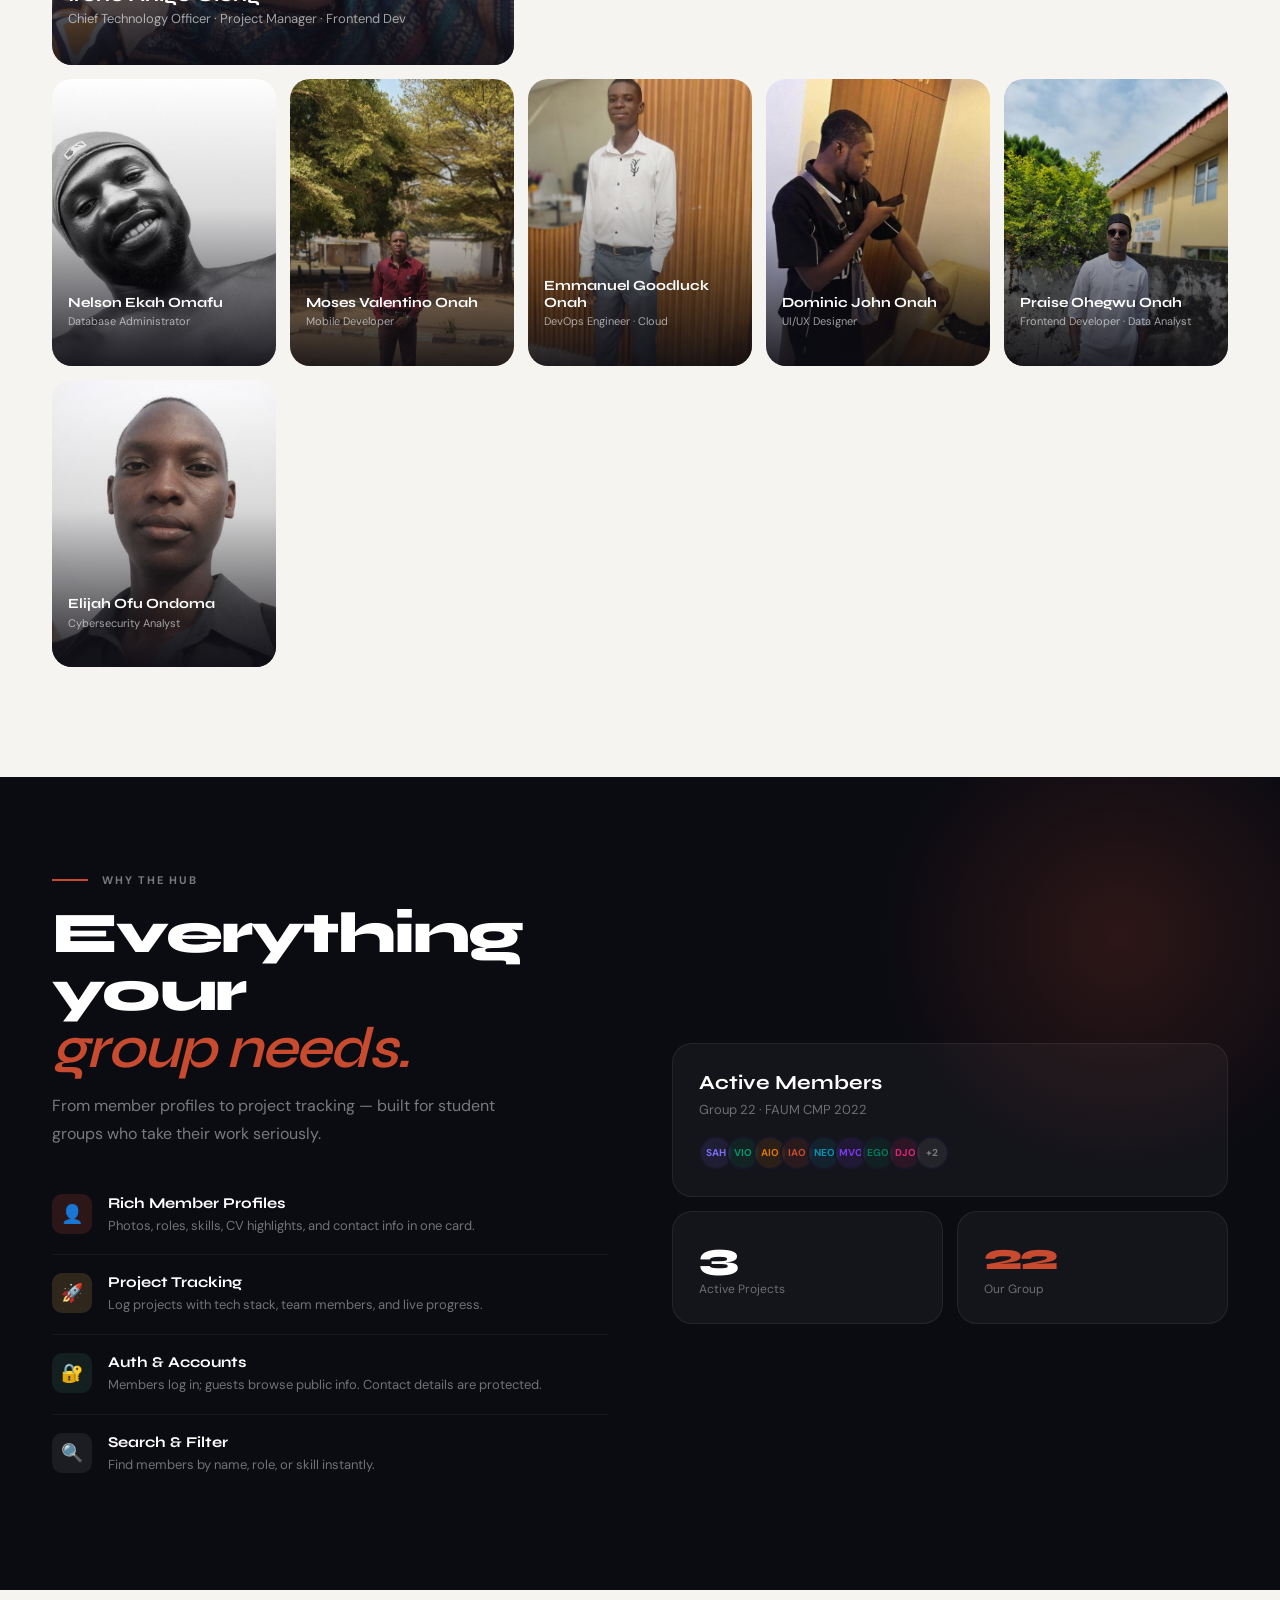
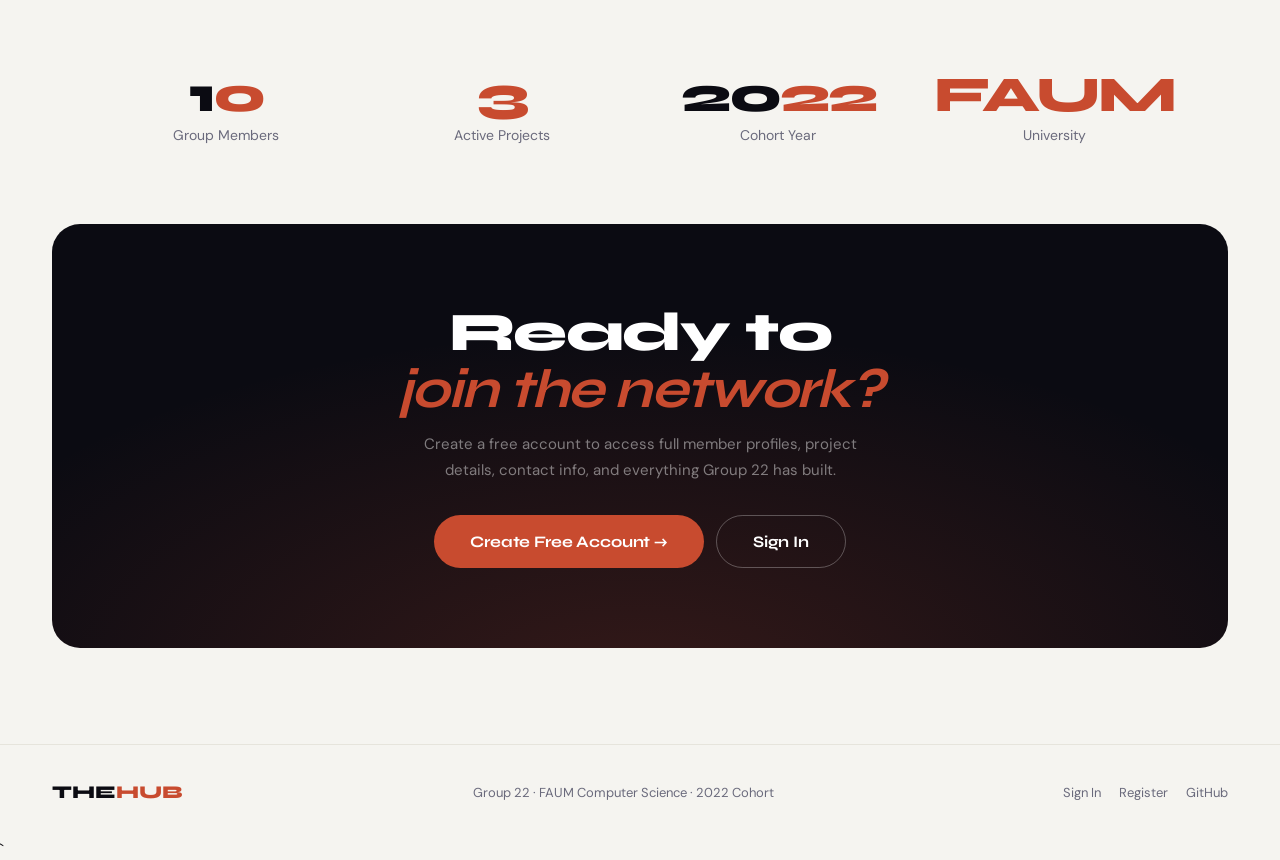
<file: html/dashboard.html>
<!DOCTYPE html>
<html lang="en">
<head>
  <meta charset="UTF-8" />
  <meta name="viewport" content="width=device-width, initial-scale=1.0" />
  <title>Dashboard — THE HUB · Group 22</title>
  <link rel="stylesheet" href="../css/base.css" />
  <link rel="stylesheet" href="../css/dashboard.css" />
</head>
<body class="dash-body">

  <!-- ════════════ MEMBER DETAIL MODAL ════════════ -->
  <div class="modal-overlay" id="memberModal" onclick="maybeCloseMember(event)">
    <div class="modal-box detail-modal" id="memberModalBox"></div>
  </div>

  <div class="dash-layout">

    <!-- ════════════ SIDEBAR ════════════ -->
    <aside class="sidebar" id="sidebar">
      <div class="sidebar-logo">
        <div class="sidebar-logo-text">THE<span>HUB</span></div>
        <div class="sidebar-logo-sub">Group 22 · FAUM CMP 2022</div>
      </div>

      <div class="sidebar-user">
        <div class="sidebar-av" id="sidebarAv">G</div>
        <div>
          <div class="sidebar-user-name" id="sidebarName">Loading...</div>
          <div class="sidebar-user-role" id="sidebarRole">—</div>
        </div>
      </div>

      <nav class="sidebar-nav">
        <div class="sidebar-nav-label">Main</div>
        <button class="sidebar-btn active" data-page="home"     onclick="dashNav('home',this)">
          <span class="sb-icon">⌂</span> Home
        </button>
        <button class="sidebar-btn"        data-page="members"  onclick="dashNav('members',this)">
          <span class="sb-icon">👥</span> Members
        </button>
        <button class="sidebar-btn"        data-page="projects" onclick="dashNav('projects',this)">
          <span class="sb-icon">🚀</span> Projects
        </button>
        <button class="sidebar-btn"        data-page="news"     onclick="dashNav('news',this)">
          <span class="sb-icon">📰</span> News & Updates
        </button>

        <div class="sidebar-nav-label">Account</div>
        <button class="sidebar-btn"        data-page="profile"  onclick="dashNav('profile',this)">
          <span class="sb-icon">👤</span> My Profile
        </button>
        <button class="sidebar-btn"        data-page="about"    onclick="dashNav('about',this)">
          <span class="sb-icon">ℹ</span> About
        </button>
      </nav>

      <div class="sidebar-bottom">
        <button class="logout-btn" onclick="doLogout()"><span>⎋</span> Log out</button>
      </div>
    </aside>

    <!-- ════════════ MAIN CONTENT ════════════ -->
    <div class="dash-main">

      <!-- Topbar -->
      <div class="dash-topbar">
        <button class="topbar-hamburger" onclick="toggleSidebar()">☰</button>
        <div class="dash-page-title" id="dashPageTitle">Home</div>
        <div class="dash-searchbar">
          <span class="search-icon-dash">⌕</span>
          <input type="text" id="dashSearch" placeholder="Search members, projects..."
                 oninput="handleDashSearch()" />
        </div>
        <div class="topbar-actions">
          <div class="notif-wrap">
            <div class="notif-btn">🔔</div>
            <div class="notif-dot"></div>
          </div>
          <div class="topbar-av" id="topAvatar">G</div>
        </div>
      </div>

      <!-- Page content — rendered by dashboard.js -->
      <div class="dash-content" id="dashContent">
        <div class="state-loading">Loading dashboard...</div>
      </div>

    </div>

  </div>

  <!-- ════════════ SCRIPTS ════════════ -->
  <script src="../js/data.js"></script>
  <script src="../js/auth.js"></script>
  <script src="../js/dashboard.js"></script>

</body>
</html>
</file>
<file: base.css>
/* ═══════════════════════════════════════════════
   BASE.CSS — Variables, Reset, Shared Components
   OrgPortfolio · Group 22 · BSU CMP 2022
═══════════════════════════════════════════════ */

@import url('https://fonts.googleapis.com/css2?family=Syne:wght@400;500;600;700;800&family=DM+Sans:ital,wght@0,300;0,400;0,500;0,700;1,400&display=swap');

/* ── CSS VARIABLES ─────────────────────────── */
:root {
  --ink:        #0b0b12;
  --ink2:       #161624;
  --surface:    #f5f4f0;
  --card:       #ffffff;
  --card2:      #fafaf7;
  --border:     #e6e4dc;
  --border2:    #d0cdc4;
  --accent:     #c84b2f;
  --accent-dim: rgba(200,75,47,.12);
  --gold:       #d4a843;
  --green:      #2d6a4f;
  --text:       #0b0b12;
  --muted:      #6a6a7c;
  --muted2:     #9898aa;
  --white:      #ffffff;

  --font-display: 'Syne', sans-serif;
  --font-body:    'DM Sans', sans-serif;

  --radius-sm:  8px;
  --radius:     14px;
  --radius-lg:  20px;
  --radius-xl:  28px;
  --shadow:     0 2px 20px rgba(11,11,18,.07);
  --shadow-lg:  0 10px 50px rgba(11,11,18,.14);
}

/* ── RESET ─────────────────────────────────── */
*, *::before, *::after { margin: 0; padding: 0; box-sizing: border-box; }
html   { scroll-behavior: smooth; font-size: 16px; }
body   { font-family: var(--font-body); background: var(--surface); color: var(--text); min-height: 100vh; overflow-x: hidden; -webkit-font-smoothing: antialiased; }
button { font-family: var(--font-body); cursor: pointer; }
a      { text-decoration: none; color: inherit; }
img    { display: block; max-width: 100%; }

/* ── CUSTOM CURSOR ─────────────────────────── */
.cursor {
  width: 9px; height: 9px; background: var(--accent); border-radius: 50%;
  position: fixed; pointer-events: none; z-index: 9999;
  transform: translate(-50%,-50%);
  transition: width .15s, height .15s, background .15s;
  mix-blend-mode: multiply;
}
.cursor-ring {
  width: 34px; height: 34px; border: 1.5px solid var(--accent);
  border-radius: 50%; position: fixed; pointer-events: none; z-index: 9998;
  transform: translate(-50%,-50%);
  transition: left .06s linear, top .06s linear;
  opacity: .55;
}
body:has(button:hover) .cursor,
body:has(a:hover) .cursor { width: 16px; height: 16px; }

/* ── SHARED BUTTONS ────────────────────────── */
.btn {
  display: inline-flex; align-items: center; justify-content: center;
  gap: 8px; padding: 12px 26px; border-radius: 100px;
  font-family: var(--font-display); font-size: 14px; font-weight: 700;
  border: none; cursor: pointer; transition: all .22s;
  letter-spacing: -.01em; white-space: nowrap;
}
.btn-primary   { background: var(--ink); color: #fff; }
.btn-primary:hover  { background: var(--accent); transform: translateY(-2px); box-shadow: 0 12px 30px rgba(200,75,47,.28); }
.btn-accent    { background: var(--accent); color: #fff; }
.btn-accent:hover   { opacity: .9; transform: translateY(-2px); }
.btn-ghost     { background: transparent; color: var(--text); border: 1.5px solid var(--border2); }
.btn-ghost:hover    { border-color: var(--ink); background: var(--white); }
.btn-ghost-white { background: transparent; color: #fff; border: 1.5px solid rgba(255,255,255,.28); }
.btn-ghost-white:hover { background: rgba(255,255,255,.1); }
.btn-sm  { padding: 8px 18px; font-size: 13px; }
.btn-lg  { padding: 16px 36px; font-size: 16px; }
.btn-full { width: 100%; }

/* ── SHARED MODAL ──────────────────────────── */
.modal-overlay {
  position: fixed; inset: 0;
  background: rgba(11,11,18,.6); backdrop-filter: blur(8px);
  z-index: 1000; display: flex; align-items: center; justify-content: center;
  padding: 20px; opacity: 0; pointer-events: none; transition: opacity .25s;
}
.modal-overlay.open { opacity: 1; pointer-events: all; }
.modal-box {
  background: var(--white); border-radius: var(--radius-xl);
  width: 100%; max-width: 480px; max-height: 90vh; overflow-y: auto;
  box-shadow: var(--shadow-lg);
  transform: translateY(16px) scale(.97); transition: transform .25s;
}
.modal-overlay.open .modal-box { transform: translateY(0) scale(1); }
.modal-close {
  width: 32px; height: 32px; border-radius: 50%;
  background: var(--surface); border: 1px solid var(--border);
  display: flex; align-items: center; justify-content: center;
  cursor: pointer; font-size: 16px; color: var(--muted);
  transition: all .2s; flex-shrink: 0;
}
.modal-close:hover { background: var(--border); color: var(--text); }

/* ── SECTION LABELS ────────────────────────── */
.section-label { display: flex; align-items: center; gap: 14px; margin-bottom: 18px; }
.label-line    { flex: 0 0 36px; height: 2px; background: var(--accent); }
.label-text    { font-size: 11px; font-weight: 700; letter-spacing: .16em; text-transform: uppercase; color: var(--accent); }
.section-title {
  font-family: var(--font-display);
  font-size: clamp(2rem, 5vw, 3.6rem);
  font-weight: 800; letter-spacing: -.03em; line-height: 1; margin-bottom: 14px;
}
.section-title em  { font-style: italic; color: var(--muted2); font-weight: 600; }
.section-desc  { font-size: 16px; color: var(--muted); max-width: 460px; line-height: 1.75; margin-bottom: 52px; }

/* ── SKILL TAG ─────────────────────────────── */
.skill-tag {
  padding: 4px 11px; border-radius: 100px;
  font-size: 11px; font-weight: 600; border: 1px solid;
}

/* ── FILTER CHIPS ──────────────────────────── */
.filter-bar   { display: flex; gap: 8px; flex-wrap: wrap; margin-bottom: 24px; }
.filter-chip  {
  padding: 7px 16px; border-radius: 100px;
  background: var(--white); border: 1px solid var(--border);
  font-size: 13px; font-weight: 600; cursor: pointer;
  transition: all .2s; color: var(--muted); font-family: var(--font-body);
}
.filter-chip:hover { border-color: var(--border2); color: var(--text); }
.filter-chip.active { background: var(--ink); border-color: var(--ink); color: #fff; }

/* ── LOADING / ERROR ───────────────────────── */
.state-loading { text-align: center; padding: 60px 20px; color: var(--muted); font-size: 15px; }
.state-empty   { text-align: center; padding: 48px 20px; color: var(--muted); }
.state-empty .empty-icon { font-size: 40px; margin-bottom: 12px; }
.state-empty p { font-size: 14px; line-height: 1.7; }

/* ── GUEST GATE BANNER ─────────────────────── */
.guest-gate {
  background: rgba(200,75,47,.05); border: 1.5px dashed rgba(200,75,47,.3);
  border-radius: var(--radius); padding: 20px 24px; margin-bottom: 24px;
  display: flex; align-items: center; gap: 16px; flex-wrap: wrap;
}
.guest-gate-icon { font-size: 24px; flex-shrink: 0; }
.guest-gate-text { flex: 1; font-size: 14px; color: var(--muted); line-height: 1.6; min-width: 200px; }
.guest-gate-text strong { color: var(--text); }

/* ── MEMBER DETAIL MODAL ───────────────────── */
.detail-modal { max-width: 600px; }
.detail-banner {
  height: 180px; position: relative; overflow: hidden;
  border-radius: var(--radius-xl) var(--radius-xl) 0 0;
}
.detail-banner-img {
  width: 100%; height: 100%; object-fit: cover; object-position: center top;
}
.detail-banner-overlay {
  position: absolute; inset: 0;
  background: linear-gradient(to top, rgba(11,11,18,.8), transparent);
}
.detail-av-wrap { position: absolute; bottom: -40px; left: 28px; z-index: 2; }
.detail-av-img  {
  width: 84px; height: 84px; border-radius: 50%;
  border: 4px solid var(--white); object-fit: cover;
}
.detail-body   { padding: 52px 28px 28px; }
.detail-name   { font-family: var(--font-display); font-size: 26px; font-weight: 800; letter-spacing: -.02em; margin-bottom: 4px; }
.detail-id     { font-size: 12px; font-family: monospace; color: var(--muted); margin-bottom: 10px; }
.detail-roles  { display: flex; gap: 6px; flex-wrap: wrap; margin-bottom: 20px; }
.detail-role-tag { padding: 5px 12px; border-radius: 100px; font-size: 11px; font-weight: 700; border: 1px solid; }
.detail-section-label {
  font-size: 10px; font-weight: 700; text-transform: uppercase; letter-spacing: .12em;
  color: var(--muted); margin: 20px 0 10px; padding-bottom: 8px; border-bottom: 1px solid var(--border);
}
.detail-bio { font-size: 15px; line-height: 1.75; color: var(--muted); }
.detail-skills { display: flex; gap: 7px; flex-wrap: wrap; }
.detail-edu-grid { display: grid; grid-template-columns: 1fr 1fr; gap: 10px; }
.detail-edu-card { background: var(--surface); border-radius: var(--radius-sm); padding: 14px; border: 1px solid var(--border); }
.detail-edu-title { font-size: 13px; font-weight: 700; margin-bottom: 3px; }
.detail-edu-sub   { font-size: 12px; color: var(--muted); }
.contact-locked {
  background: var(--surface); border-radius: var(--radius-sm); padding: 20px;
  border: 1px dashed var(--border2); text-align: center;
}
.contact-locked-icon { font-size: 28px; margin-bottom: 10px; }
.contact-locked-text { font-size: 14px; color: var(--muted); line-height: 1.6; margin-bottom: 16px; }
.contact-list  { display: flex; flex-direction: column; }
.contact-item  { display: flex; align-items: center; gap: 14px; padding: 12px 0; border-bottom: 1px solid var(--border); }
.contact-item:last-child { border-bottom: none; }
.contact-icon  {
  width: 38px; height: 38px; border-radius: var(--radius-sm);
  background: var(--surface); border: 1px solid var(--border);
  display: flex; align-items: center; justify-content: center; font-size: 16px; flex-shrink: 0;
}
.contact-label { font-size: 11px; color: var(--muted); }
.contact-value { font-size: 14px; font-weight: 500; }

/* ── ANIMATIONS ────────────────────────────── */
@keyframes fadeUp   { from { opacity: 0; transform: translateY(18px); } to { opacity: 1; transform: translateY(0); } }
@keyframes fadeIn   { from { opacity: 0; } to { opacity: 1; } }
@keyframes ticker   { 0% { transform: translateX(0); } 100% { transform: translateX(-50%); } }
@keyframes pulse    { 0%,100% { box-shadow: 0 0 0 0 rgba(45,106,79,.5); } 50% { box-shadow: 0 0 0 6px transparent; } }
@keyframes scrollHint {
  0%   { transform: scaleY(0); transform-origin: top; }
  50%  { transform: scaleY(1); transform-origin: top; }
  51%  { transform: scaleY(1); transform-origin: bottom; }
  100% { transform: scaleY(0); transform-origin: bottom; }
}

/* ── SCROLLBAR ─────────────────────────────── */
::-webkit-scrollbar         { width: 5px; }
::-webkit-scrollbar-track   { background: transparent; }
::-webkit-scrollbar-thumb   { background: var(--border2); border-radius: 3px; }

/* ── RESPONSIVE UTILS ──────────────────────── */
@media (max-width: 768px) {
  .detail-edu-grid { grid-template-columns: 1fr; }
  .detail-body { padding: 52px 20px 24px; }
}
</file>
<file: landing.css>
.nav {
  position: fixed; top: 0; left: 0; right: 0; z-index: 200;
  padding: 18px 52px;
  display: flex; align-items: center; justify-content: space-between;
  transition: background .3s, box-shadow .3s;
}
.nav.scrolled {
  background: rgba(245,244,240,.95);
  backdrop-filter: blur(20px);
  box-shadow: 0 1px 0 var(--border);
}
.nav-logo { font-family: var(--font-display); font-size: 22px; font-weight: 800; color: var(--ink); letter-spacing: -.03em; cursor: pointer; }
.nav-logo span { color: var(--accent); }
.nav-links { display: flex; align-items: center; gap: 4px; }
.nav-link {
  padding: 8px 16px; font-size: 14px; font-weight: 500; color: var(--muted);
  border-radius: 100px; cursor: pointer; transition: all .2s;
  border: none; background: none; font-family: var(--font-body);
}
.nav-link:hover { color: var(--text); background: rgba(11,11,18,.05); }
.nav-cta {
  padding: 10px 22px; background: var(--ink); color: #fff;
  border-radius: 100px; font-size: 14px; font-weight: 700;
  cursor: pointer; transition: all .2s; border: none; font-family: var(--font-display);
}
.nav-cta:hover { background: var(--accent); transform: translateY(-1px); }

/* Mobile nav */
.hamburger {
  display: none; background: none; border: 1px solid var(--border2);
  border-radius: var(--radius-sm); padding: 6px 11px; font-size: 18px; color: var(--text);
}
.mobile-nav {
  display: none; position: fixed; top: 62px; left: 0; right: 0;
  background: var(--white); border-bottom: 1px solid var(--border);
  flex-direction: column; padding: 10px 16px 16px; z-index: 199; gap: 2px;
}
.mobile-nav.open { display: flex; }
.mobile-nav button {
  padding: 11px 14px; text-align: left; background: none; border: none;
  font-family: var(--font-body); font-size: 15px; color: var(--text);
  border-radius: var(--radius-sm); transition: background .15s;
}
.mobile-nav button:hover { background: var(--surface); }

/* ── HERO ─────────────────────────────────────── */
.hero {
  min-height: 100vh;
  display: flex; flex-direction: column; align-items: center; justify-content: center;
  padding: 130px 52px 90px; text-align: center; position: relative; overflow: hidden;
}
.hero-grid {
  position: absolute; inset: 0;
  background-image: linear-gradient(var(--border) 1px, transparent 1px),
                    linear-gradient(90deg, var(--border) 1px, transparent 1px);
  background-size: 56px 56px; opacity: .45; pointer-events: none;
}
.hero-noise {
  position: absolute; inset: 0; opacity: .025; pointer-events: none;
  background-image: url("data:image/svg+xml,%3Csvg viewBox='0 0 256 256' xmlns='http://www.w3.org/2000/svg'%3E%3Cfilter id='n'%3E%3CfeTurbulence type='fractalNoise' baseFrequency='0.85' numOctaves='4' stitchTiles='stitch'/%3E%3C/filter%3E%3Crect width='100%25' height='100%25' filter='url(%23n)'/%3E%3C/svg%3E");
  background-size: 200px;
}
.hero-badge {
  position: relative; display: inline-flex; align-items: center; gap: 10px;
  background: var(--white); border: 1px solid var(--border); border-radius: 100px;
  padding: 8px 20px 8px 10px; font-size: 12px; font-weight: 600; color: var(--muted);
  margin-bottom: 28px; box-shadow: var(--shadow);
  animation: fadeUp .7s ease both;
}
.badge-icon { width: 28px; height: 28px; border-radius: 50%; background: linear-gradient(135deg,#c84b2f,#d4a843); display: flex; align-items: center; justify-content: center; font-size: 12px; }
.badge-pulse { width: 7px; height: 7px; border-radius: 50%; background: var(--green); animation: pulse 2s infinite; }

.hero-h1 {
  position: relative; font-family: var(--font-display);
  font-size: clamp(2.8rem, 8vw, 6.5rem); font-weight: 800;
  line-height: .95; letter-spacing: -.04em; margin-bottom: 24px;
  animation: fadeUp .7s .1s ease both;
}
.hero-h1 em   { font-style: italic; color: var(--accent); font-weight: 700; }
.hero-h1 .dim { display: block; color: var(--muted2); }

.hero-sub {
  font-size: 17px; color: var(--muted); max-width: 500px;
  line-height: 1.75; margin: 0 auto 40px;
  animation: fadeUp .7s .2s ease both;
}
.hero-actions { display: flex; gap: 12px; justify-content: center; flex-wrap: wrap; animation: fadeUp .7s .3s ease both; }
.scroll-cue { position: absolute; bottom: 36px; left: 50%; transform: translateX(-50%); opacity: .5; animation: fadeUp .7s .7s ease both; }
.scroll-cue-line { width: 1px; height: 44px; background: linear-gradient(to bottom, transparent, var(--ink)); animation: scrollHint 1.7s ease-in-out infinite; }

/* ── TICKER ───────────────────────────────────── */
.ticker-band {
  overflow: hidden; background: var(--ink);
  border-top: 1px solid rgba(255,255,255,.06); border-bottom: 1px solid rgba(255,255,255,.06);
  padding: 13px 0; margin-bottom: 96px;
}
.ticker-track { display: flex; animation: ticker 22s linear infinite; white-space: nowrap; }
.ticker-item  {
  padding: 0 36px; font-size: 12px; font-weight: 700;
  color: rgba(255,255,255,.35); letter-spacing: .14em; text-transform: uppercase;
  display: inline-flex; align-items: center; gap: 18px;
}
.ticker-item::after { content: '✦'; color: var(--accent); font-size: 9px; }

/* ── MEMBERS SHOWCASE ─────────────────────────── */
.members-section { padding: 0 52px 110px; max-width: 1300px; margin: 0 auto; }
.members-grid-landing {
  display: grid;
  grid-template-columns: repeat(5, 1fr);
  gap: 14px;
}
/* Leader card spans 2 columns */
.member-card-landing.leader { grid-column: span 2; }

.member-card-landing {
  position: relative; border-radius: var(--radius-lg); overflow: hidden;
  aspect-ratio: .78; cursor: pointer; background: var(--border);
}
.member-card-landing.leader { aspect-ratio: 1.3; }

/* gradient overlay */
.member-card-landing::after {
  content: ''; position: absolute; inset: 0; z-index: 1;
  background: linear-gradient(to top, rgba(11,11,18,.9) 0%, rgba(11,11,18,.15) 55%, transparent 100%);
  transition: opacity .3s;
}
.member-card-landing:hover::after { opacity: 1; }

.member-card-photo {
  width: 100%; height: 100%; object-fit: cover;
  transition: transform .5s cubic-bezier(.25,.46,.45,.94);
}
.member-card-landing:hover .member-card-photo { transform: scale(1.08); }

.member-card-info {
  position: absolute; bottom: 0; left: 0; right: 0; z-index: 2;
  padding: 18px 16px 14px;
  transform: translateY(3px); transition: transform .28s;
}
.member-card-landing:hover .member-card-info { transform: translateY(0); }
.member-card-name { font-family: var(--font-display); font-size: 14px; font-weight: 700; color: #fff; line-height: 1.2; margin-bottom: 3px; }
.member-card-landing.leader .member-card-name { font-size: 20px; }
.member-card-role { font-size: 11px; color: rgba(255,255,255,.6); line-height: 1.4; }
.member-card-landing.leader .member-card-role { font-size: 13px; }
.member-card-cta  {
  display: inline-flex; align-items: center; gap: 5px;
  background: var(--accent); border-radius: 100px; padding: 3px 10px;
  font-size: 10px; font-weight: 700; color: #fff; margin-top: 6px;
  opacity: 0; transform: translateY(5px);
  transition: opacity .22s .05s, transform .22s .05s;
}
.member-card-landing:hover .member-card-cta { opacity: 1; transform: translateY(0); }

.crown-badge {
  position: absolute; top: 12px; right: 12px; z-index: 3;
  width: 34px; height: 34px; background: var(--gold); border-radius: 50%;
  display: flex; align-items: center; justify-content: center; font-size: 15px;
  box-shadow: 0 4px 14px rgba(212,168,67,.45);
}

/* ── FEATURES SECTION ─────────────────────────── */
.features-section {
  padding: 96px 52px; background: var(--ink); position: relative; overflow: hidden;
}
.features-section::before {
  content: ''; position: absolute; top: -80px; right: -80px;
  width: 480px; height: 480px; border-radius: 50%;
  background: radial-gradient(circle, rgba(200,75,47,.18), transparent 70%);
}
.features-wrap { max-width: 1180px; margin: 0 auto; display: grid; grid-template-columns: 1fr 1fr; gap: 64px; align-items: center; }
.features-left .label-line { background: var(--accent); }
.features-left .label-text { color: rgba(255,255,255,.5); }
.features-left .section-title { color: #fff; }
.features-left .section-title em { color: var(--accent); }
.features-left .section-desc { color: rgba(255,255,255,.45); margin-bottom: 28px; }
.feat-list { display: flex; flex-direction: column; margin-top: 28px; }
.feat-row  { display: flex; gap: 16px; padding: 18px 0; border-bottom: 1px solid rgba(255,255,255,.05); }
.feat-row:last-child { border-bottom: none; }
.feat-ico  { width: 40px; height: 40px; border-radius: 10px; flex-shrink: 0; display: flex; align-items: center; justify-content: center; font-size: 18px; }
.feat-title { font-family: var(--font-display); font-size: 15px; font-weight: 700; color: #fff; margin-bottom: 4px; }
.feat-desc  { font-size: 13px; color: rgba(255,255,255,.42); line-height: 1.6; }
.features-right { display: flex; flex-direction: column; gap: 14px; }
.feat-card {
  background: rgba(255,255,255,.04); border: 1px solid rgba(255,255,255,.07);
  border-radius: var(--radius-lg); padding: 26px;
}
.feat-card-title { font-family: var(--font-display); font-size: 20px; font-weight: 700; color: #fff; margin-bottom: 6px; }
.feat-card-sub   { font-size: 13px; color: rgba(255,255,255,.38); margin-bottom: 18px; }
.feat-mini-row   { display: flex; }
.feat-mini-av    {
  width: 34px; height: 34px; border-radius: 50%; border: 2px solid var(--ink2);
  margin-left: -7px; font-size: 10px; font-weight: 700;
  display: flex; align-items: center; justify-content: center;
}
.feat-mini-av:first-child { margin-left: 0; }
.feat-2col { display: grid; grid-template-columns: 1fr 1fr; gap: 14px; }
.feat-big-num   { font-family: var(--font-display); font-size: 38px; font-weight: 800; color: #fff; letter-spacing: -.04em; line-height: 1; }
.feat-big-num.accent { color: var(--accent); }
.feat-big-label { font-size: 12px; color: rgba(255,255,255,.38); margin-top: 5px; }

/* ── STATS BAND ───────────────────────────────── */
.stats-section {
  padding: 80px 52px; max-width: 1180px; margin: 0 auto;
  display: grid; grid-template-columns: repeat(4,1fr); gap: 28px;
}
.stat-block { text-align: center; }
.stat-number { font-family: var(--font-display); font-size: 50px; font-weight: 800; letter-spacing: -.04em; line-height: 1; }
.stat-number span { color: var(--accent); }
.stat-label  { font-size: 14px; color: var(--muted); margin-top: 6px; }

/* ── CTA BAND ─────────────────────────────────── */
.cta-section {
  margin: 0 52px 96px; background: var(--ink); border-radius: var(--radius-xl);
  padding: 80px 64px; text-align: center; position: relative; overflow: hidden;
}
.cta-section::before {
  content: ''; position: absolute; inset: 0;
  background: radial-gradient(ellipse 65% 85% at 50% 110%, rgba(200,75,47,.22), transparent);
}
.cta-title {
  font-family: var(--font-display); font-size: clamp(2rem,5vw,3.4rem);
  font-weight: 800; color: #fff; letter-spacing: -.03em; margin-bottom: 14px;
  position: relative; line-height: 1.05;
}
.cta-title em { font-style: italic; color: var(--accent); font-weight: 700; }
.cta-sub  { font-size: 15px; color: rgba(255,255,255,.45); margin-bottom: 32px; position: relative; max-width: 480px; margin-left: auto; margin-right: auto; line-height: 1.7; }
.cta-btns { display: flex; gap: 12px; justify-content: center; flex-wrap: wrap; position: relative; }

/* ── FOOTER ───────────────────────────────────── */
.footer {
  padding: 36px 52px; border-top: 1px solid var(--border);
  display: flex; align-items: center; justify-content: space-between; flex-wrap: wrap; gap: 16px;
}
.footer-logo { font-family: var(--font-display); font-size: 18px; font-weight: 800; }
.footer-logo span { color: var(--accent); }
.footer-copy  { font-size: 13px; color: var(--muted); }
.footer-links { display: flex; gap: 18px; }
.footer-link  { font-size: 13px; color: var(--muted); cursor: pointer; transition: color .2s; }
.footer-link:hover { color: var(--text); }

/* ── RESPONSIVE ───────────────────────────────── */
@media (max-width: 1100px) { .members-grid-landing { grid-template-columns: repeat(4,1fr); } }
@media (max-width: 900px)  { .members-grid-landing { grid-template-columns: repeat(3,1fr); } .features-wrap { grid-template-columns: 1fr; gap: 44px; } }
@media (max-width: 768px) {
  .nav { padding: 14px 20px; }
  .nav-links { display: none; }
  .hamburger { display: block; }
  .hero { padding: 110px 20px 72px; }
  .members-section { padding: 0 20px 72px; }
  .members-grid-landing { grid-template-columns: repeat(2,1fr); }
  .member-card-landing.leader { grid-column: span 2; }
  .stats-section { padding: 56px 20px; grid-template-columns: repeat(2,1fr); gap: 20px; }
  .features-section { padding: 64px 20px; }
  .cta-section { margin: 0 20px 64px; padding: 52px 24px; }
  .footer { padding: 28px 20px; flex-direction: column; text-align: center; }
}
@media (max-width: 480px) {
  .members-grid-landing { grid-template-columns: repeat(2,1fr); gap: 10px; }
}
</file>
<file: auth.css>
/* ═══════════════════════════════════════════════
   AUTH.CSS — Login & Register Modal Styles
   OrgPortfolio · Group 22 · BSU CMP 2022
═══════════════════════════════════════════════ */

/* ── AUTH MODAL BOX ───────────────────────────── */
.auth-modal-box { max-width: 460px; }

.auth-modal-header {
  padding: 26px 26px 0;
  display: flex; align-items: flex-start; justify-content: space-between;
}
.auth-modal-logo { font-family: var(--font-display); font-size: 20px; font-weight: 800; letter-spacing: -.02em; }
.auth-modal-logo span { color: var(--accent); }

.auth-modal-body { padding: 22px 26px 28px; }

/* ── TABS ─────────────────────────────────────── */
.auth-tabs {
  display: flex; background: var(--surface); border-radius: var(--radius-sm);
  padding: 4px; margin-bottom: 24px; gap: 2px;
}
.auth-tab {
  flex: 1; padding: 9px 12px; text-align: center; border-radius: 6px;
  font-size: 13px; font-weight: 600; cursor: pointer;
  transition: all .2s; color: var(--muted); border: none; background: none;
  font-family: var(--font-body);
}
.auth-tab.active {
  background: var(--white); color: var(--text);
  box-shadow: 0 1px 4px rgba(11,11,18,.1);
}

/* ── TITLES ───────────────────────────────────── */
.auth-title { font-family: var(--font-display); font-size: 22px; font-weight: 800; letter-spacing: -.02em; margin-bottom: 5px; }
.auth-sub   { font-size: 14px; color: var(--muted); line-height: 1.6; margin-bottom: 20px; }

/* ── QUICK CHIPS ──────────────────────────────── */
.quick-chips-label { font-size: 11px; font-weight: 700; color: var(--muted2); letter-spacing: .06em; text-transform: uppercase; margin-bottom: 8px; }
.quick-chips { display: flex; flex-wrap: wrap; gap: 6px; margin-bottom: 18px; }
.quick-chip {
  padding: 5px 12px; background: var(--surface); border: 1px solid var(--border);
  border-radius: 100px; font-size: 12px; font-weight: 500; cursor: pointer;
  color: var(--muted); transition: all .2s; font-family: var(--font-body);
}
.quick-chip:hover { border-color: var(--accent); color: var(--accent); background: var(--accent-dim); }

/* ── DIVIDER ──────────────────────────────────── */
.form-divider {
  display: flex; align-items: center; gap: 12px;
  margin: 16px 0; color: var(--muted2); font-size: 12px; font-weight: 500;
}
.form-divider::before, .form-divider::after { content: ''; flex: 1; height: 1px; background: var(--border); }

/* ── FORM FIELDS ──────────────────────────────── */
.field { margin-bottom: 14px; }
.field-row { display: grid; grid-template-columns: 1fr 1fr; gap: 12px; }
.field-label {
  display: block; font-size: 11px; font-weight: 700; color: var(--text);
  letter-spacing: .05em; text-transform: uppercase; margin-bottom: 7px;
}
.field-input {
  width: 100%; background: var(--surface); border: 1.5px solid var(--border);
  border-radius: var(--radius-sm); padding: 11px 14px; color: var(--text);
  font-family: var(--font-body); font-size: 14px; outline: none;
  transition: border .2s, background .2s;
}
.field-input:focus { border-color: var(--accent); background: var(--white); }
.field-input.has-error { border-color: #e53e3e; }

/* ── ROLE PICKER ──────────────────────────────── */
.role-grid { display: grid; grid-template-columns: repeat(4,1fr); gap: 8px; margin-bottom: 4px; }
.role-card {
  padding: 12px 8px; background: var(--surface); border: 1.5px solid var(--border);
  border-radius: var(--radius-sm); cursor: pointer; transition: all .2s; text-align: center;
}
.role-card:hover { border-color: var(--border2); }
.role-card.active { background: var(--accent-dim); border-color: var(--accent); }
.role-card-icon { font-size: 20px; margin-bottom: 5px; }
.role-card-name { font-size: 11px; font-weight: 600; color: var(--muted); }
.role-card.active .role-card-name { color: var(--accent); }

/* ── SUBMIT BUTTON ────────────────────────────── */
.auth-submit {
  width: 100%; padding: 13px; background: var(--ink); color: #fff;
  border: none; border-radius: var(--radius-sm);
  font-family: var(--font-display); font-size: 15px; font-weight: 700;
  cursor: pointer; margin-top: 8px; transition: all .2s; letter-spacing: -.01em;
}
.auth-submit:hover { background: var(--accent); transform: translateY(-1px); }
.auth-submit.ghost-btn {
  background: var(--surface); color: var(--text); border: 1.5px solid var(--border);
}
.auth-submit.ghost-btn:hover { background: var(--white); border-color: var(--ink); transform: none; }

/* ── MESSAGES ─────────────────────────────────── */
.auth-error {
  font-size: 13px; color: #c53030; background: #fff5f5;
  border: 1px solid #fed7d7; border-radius: 8px; padding: 10px 14px;
  margin-top: 10px; display: none;
}
.auth-error.show { display: block; }
.auth-success {
  font-size: 13px; color: var(--green); background: #f0fff4;
  border: 1px solid #c6f6d5; border-radius: 8px; padding: 10px 14px;
  margin-top: 10px; display: none; text-align: center;
}
.auth-success.show { display: block; }

/* ── RESPONSIVE ───────────────────────────────── */
@media (max-width: 480px) {
  .auth-modal-header, .auth-modal-body { padding-left: 20px; padding-right: 20px; }
  .role-grid { grid-template-columns: repeat(2,1fr); }
  .field-row { grid-template-columns: 1fr; }
}
</file>
<file: css/base.css>
/* ═══════════════════════════════════════════════
   BASE.CSS — Variables, Reset, Shared Components
   OrgPortfolio · Group 22 · BSU CMP 2022
═══════════════════════════════════════════════ */

@import url('https://fonts.googleapis.com/css2?family=Syne:wght@400;500;600;700;800&family=DM+Sans:ital,wght@0,300;0,400;0,500;0,700;1,400&display=swap');

/* ── CSS VARIABLES ─────────────────────────── */
:root {
  --ink:        #0b0b12;
  --ink2:       #161624;
  --surface:    #f5f4f0;
  --card:       #ffffff;
  --card2:      #fafaf7;
  --border:     #e6e4dc;
  --border2:    #d0cdc4;
  --accent:     #c84b2f;
  --accent-dim: rgba(200,75,47,.12);
  --gold:       #d4a843;
  --green:      #2d6a4f;
  --text:       #0b0b12;
  --muted:      #6a6a7c;
  --muted2:     #9898aa;
  --white:      #ffffff;

  --font-display: 'Syne', sans-serif;
  --font-body:    'DM Sans', sans-serif;

  --radius-sm:  8px;
  --radius:     14px;
  --radius-lg:  20px;
  --radius-xl:  28px;
  --shadow:     0 2px 20px rgba(11,11,18,.07);
  --shadow-lg:  0 10px 50px rgba(11,11,18,.14);
}

/* ── RESET ─────────────────────────────────── */
*, *::before, *::after { margin: 0; padding: 0; box-sizing: border-box; }
html   { scroll-behavior: smooth; font-size: 16px; }
body   { font-family: var(--font-body); background: var(--surface); color: var(--text); min-height: 100vh; overflow-x: hidden; -webkit-font-smoothing: antialiased; }
button { font-family: var(--font-body); cursor: pointer; }
a      { text-decoration: none; color: inherit; }
img    { display: block; max-width: 100%; }

/* ── CUSTOM CURSOR ─────────────────────────── */
.cursor {
  width: 9px; height: 9px; background: var(--accent); border-radius: 50%;
  position: fixed; pointer-events: none; z-index: 9999;
  transform: translate(-50%,-50%);
  transition: width .15s, height .15s, background .15s;
  mix-blend-mode: multiply;
}
.cursor-ring {
  width: 34px; height: 34px; border: 1.5px solid var(--accent);
  border-radius: 50%; position: fixed; pointer-events: none; z-index: 9998;
  transform: translate(-50%,-50%);
  transition: left .06s linear, top .06s linear;
  opacity: .55;
}
body:has(button:hover) .cursor,
body:has(a:hover) .cursor { width: 16px; height: 16px; }

/* ── SHARED BUTTONS ────────────────────────── */
.btn {
  display: inline-flex; align-items: center; justify-content: center;
  gap: 8px; padding: 12px 26px; border-radius: 100px;
  font-family: var(--font-display); font-size: 14px; font-weight: 700;
  border: none; cursor: pointer; transition: all .22s;
  letter-spacing: -.01em; white-space: nowrap;
}
.btn-primary   { background: var(--ink); color: #fff; }
.btn-primary:hover  { background: var(--accent); transform: translateY(-2px); box-shadow: 0 12px 30px rgba(200,75,47,.28); }
.btn-accent    { background: var(--accent); color: #fff; }
.btn-accent:hover   { opacity: .9; transform: translateY(-2px); }
.btn-ghost     { background: transparent; color: var(--text); border: 1.5px solid var(--border2); }
.btn-ghost:hover    { border-color: var(--ink); background: var(--white); }
.btn-ghost-white { background: transparent; color: #fff; border: 1.5px solid rgba(255,255,255,.28); }
.btn-ghost-white:hover { background: rgba(255,255,255,.1); }
.btn-sm  { padding: 8px 18px; font-size: 13px; }
.btn-lg  { padding: 16px 36px; font-size: 16px; }
.btn-full { width: 100%; }

/* ── SHARED MODAL ──────────────────────────── */
.modal-overlay {
  position: fixed; inset: 0;
  background: rgba(11,11,18,.6); backdrop-filter: blur(8px);
  z-index: 1000; display: flex; align-items: center; justify-content: center;
  padding: 20px; opacity: 0; pointer-events: none; transition: opacity .25s;
}
.modal-overlay.open { opacity: 1; pointer-events: all; }
.modal-box {
  background: var(--white); border-radius: var(--radius-xl);
  width: 100%; max-width: 480px; max-height: 90vh; overflow-y: auto;
  box-shadow: var(--shadow-lg);
  transform: translateY(16px) scale(.97); transition: transform .25s;
}
.modal-overlay.open .modal-box { transform: translateY(0) scale(1); }
.modal-close {
  width: 32px; height: 32px; border-radius: 50%;
  background: var(--surface); border: 1px solid var(--border);
  display: flex; align-items: center; justify-content: center;
  cursor: pointer; font-size: 16px; color: var(--muted);
  transition: all .2s; flex-shrink: 0;
}
.modal-close:hover { background: var(--border); color: var(--text); }

/* ── SECTION LABELS ────────────────────────── */
.section-label { display: flex; align-items: center; gap: 14px; margin-bottom: 18px; }
.label-line    { flex: 0 0 36px; height: 2px; background: var(--accent); }
.label-text    { font-size: 11px; font-weight: 700; letter-spacing: .16em; text-transform: uppercase; color: var(--accent); }
.section-title {
  font-family: var(--font-display);
  font-size: clamp(2rem, 5vw, 3.6rem);
  font-weight: 800; letter-spacing: -.03em; line-height: 1; margin-bottom: 14px;
}
.section-title em  { font-style: italic; color: var(--muted2); font-weight: 600; }
.section-desc  { font-size: 16px; color: var(--muted); max-width: 460px; line-height: 1.75; margin-bottom: 52px; }

/* ── SKILL TAG ─────────────────────────────── */
.skill-tag {
  padding: 4px 11px; border-radius: 100px;
  font-size: 11px; font-weight: 600; border: 1px solid;
}

/* ── FILTER CHIPS ──────────────────────────── */
.filter-bar   { display: flex; gap: 8px; flex-wrap: wrap; margin-bottom: 24px; }
.filter-chip  {
  padding: 7px 16px; border-radius: 100px;
  background: var(--white); border: 1px solid var(--border);
  font-size: 13px; font-weight: 600; cursor: pointer;
  transition: all .2s; color: var(--muted); font-family: var(--font-body);
}
.filter-chip:hover { border-color: var(--border2); color: var(--text); }
.filter-chip.active { background: var(--ink); border-color: var(--ink); color: #fff; }

/* ── LOADING / ERROR ───────────────────────── */
.state-loading { text-align: center; padding: 60px 20px; color: var(--muted); font-size: 15px; }
.state-empty   { text-align: center; padding: 48px 20px; color: var(--muted); }
.state-empty .empty-icon { font-size: 40px; margin-bottom: 12px; }
.state-empty p { font-size: 14px; line-height: 1.7; }

/* ── GUEST GATE BANNER ─────────────────────── */
.guest-gate {
  background: rgba(200,75,47,.05); border: 1.5px dashed rgba(200,75,47,.3);
  border-radius: var(--radius); padding: 20px 24px; margin-bottom: 24px;
  display: flex; align-items: center; gap: 16px; flex-wrap: wrap;
}
.guest-gate-icon { font-size: 24px; flex-shrink: 0; }
.guest-gate-text { flex: 1; font-size: 14px; color: var(--muted); line-height: 1.6; min-width: 200px; }
.guest-gate-text strong { color: var(--text); }

/* ── MEMBER DETAIL MODAL ───────────────────── */
.detail-modal { max-width: 600px; }
.detail-banner {
  height: 180px; position: relative; overflow: hidden;
  border-radius: var(--radius-xl) var(--radius-xl) 0 0;
}
.detail-banner-img {
  width: 100%; height: 100%; object-fit: cover; object-position: center top;
}
.detail-banner-overlay {
  position: absolute; inset: 0;
  background: linear-gradient(to top, rgba(11,11,18,.8), transparent);
}
.detail-av-wrap { position: absolute; bottom: -40px; left: 28px; z-index: 2; }
.detail-av-img  {
  width: 84px; height: 84px; border-radius: 50%;
  border: 4px solid var(--white); object-fit: cover;
}
.detail-body   { padding: 52px 28px 28px; }
.detail-name   { font-family: var(--font-display); font-size: 26px; font-weight: 800; letter-spacing: -.02em; margin-bottom: 4px; }
.detail-id     { font-size: 12px; font-family: monospace; color: var(--muted); margin-bottom: 10px; }
.detail-roles  { display: flex; gap: 6px; flex-wrap: wrap; margin-bottom: 20px; }
.detail-role-tag { padding: 5px 12px; border-radius: 100px; font-size: 11px; font-weight: 700; border: 1px solid; }
.detail-section-label {
  font-size: 10px; font-weight: 700; text-transform: uppercase; letter-spacing: .12em;
  color: var(--muted); margin: 20px 0 10px; padding-bottom: 8px; border-bottom: 1px solid var(--border);
}
.detail-bio { font-size: 15px; line-height: 1.75; color: var(--muted); }
.detail-skills { display: flex; gap: 7px; flex-wrap: wrap; }
.detail-edu-grid { display: grid; grid-template-columns: 1fr 1fr; gap: 10px; }
.detail-edu-card { background: var(--surface); border-radius: var(--radius-sm); padding: 14px; border: 1px solid var(--border); }
.detail-edu-title { font-size: 13px; font-weight: 700; margin-bottom: 3px; }
.detail-edu-sub   { font-size: 12px; color: var(--muted); }
.contact-locked {
  background: var(--surface); border-radius: var(--radius-sm); padding: 20px;
  border: 1px dashed var(--border2); text-align: center;
}
.contact-locked-icon { font-size: 28px; margin-bottom: 10px; }
.contact-locked-text { font-size: 14px; color: var(--muted); line-height: 1.6; margin-bottom: 16px; }
.contact-list  { display: flex; flex-direction: column; }
.contact-item  { display: flex; align-items: center; gap: 14px; padding: 12px 0; border-bottom: 1px solid var(--border); }
.contact-item:last-child { border-bottom: none; }
.contact-icon  {
  width: 38px; height: 38px; border-radius: var(--radius-sm);
  background: var(--surface); border: 1px solid var(--border);
  display: flex; align-items: center; justify-content: center; font-size: 16px; flex-shrink: 0;
}
.contact-label { font-size: 11px; color: var(--muted); }
.contact-value { font-size: 14px; font-weight: 500; }

/* ── ANIMATIONS ────────────────────────────── */
@keyframes fadeUp   { from { opacity: 0; transform: translateY(18px); } to { opacity: 1; transform: translateY(0); } }
@keyframes fadeIn   { from { opacity: 0; } to { opacity: 1; } }
@keyframes ticker   { 0% { transform: translateX(0); } 100% { transform: translateX(-50%); } }
@keyframes pulse    { 0%,100% { box-shadow: 0 0 0 0 rgba(45,106,79,.5); } 50% { box-shadow: 0 0 0 6px transparent; } }
@keyframes scrollHint {
  0%   { transform: scaleY(0); transform-origin: top; }
  50%  { transform: scaleY(1); transform-origin: top; }
  51%  { transform: scaleY(1); transform-origin: bottom; }
  100% { transform: scaleY(0); transform-origin: bottom; }
}

/* ── SCROLLBAR ─────────────────────────────── */
::-webkit-scrollbar         { width: 5px; }
::-webkit-scrollbar-track   { background: transparent; }
::-webkit-scrollbar-thumb   { background: var(--border2); border-radius: 3px; }

/* ── RESPONSIVE UTILS ──────────────────────── */
@media (max-width: 768px) {
  .detail-edu-grid { grid-template-columns: 1fr; }
  .detail-body { padding: 52px 20px 24px; }
}
</file>
<file: css/landing.css>
.nav {
  position: fixed; top: 0; left: 0; right: 0; z-index: 200;
  padding: 18px 52px;
  display: flex; align-items: center; justify-content: space-between;
  transition: background .3s, box-shadow .3s;
}
.nav.scrolled {
  background: rgba(245,244,240,.95);
  backdrop-filter: blur(20px);
  box-shadow: 0 1px 0 var(--border);
}
.nav-logo { font-family: var(--font-display); font-size: 22px; font-weight: 800; color: var(--ink); letter-spacing: -.03em; cursor: pointer; }
.nav-logo span { color: var(--accent); }
.nav-links { display: flex; align-items: center; gap: 4px; }
.nav-link {
  padding: 8px 16px; font-size: 14px; font-weight: 500; color: var(--muted);
  border-radius: 100px; cursor: pointer; transition: all .2s;
  border: none; background: none; font-family: var(--font-body);
}
.nav-link:hover { color: var(--text); background: rgba(11,11,18,.05); }
.nav-cta {
  padding: 10px 22px; background: var(--ink); color: #fff;
  border-radius: 100px; font-size: 14px; font-weight: 700;
  cursor: pointer; transition: all .2s; border: none; font-family: var(--font-display);
}
.nav-cta:hover { background: var(--accent); transform: translateY(-1px); }

/* Mobile nav */
.hamburger {
  display: none; background: none; border: 1px solid var(--border2);
  border-radius: var(--radius-sm); padding: 6px 11px; font-size: 18px; color: var(--text);
}
.mobile-nav {
  display: none; position: fixed; top: 62px; left: 0; right: 0;
  background: var(--white); border-bottom: 1px solid var(--border);
  flex-direction: column; padding: 10px 16px 16px; z-index: 199; gap: 2px;
}
.mobile-nav.open { display: flex; }
.mobile-nav button {
  padding: 11px 14px; text-align: left; background: none; border: none;
  font-family: var(--font-body); font-size: 15px; color: var(--text);
  border-radius: var(--radius-sm); transition: background .15s;
}
.mobile-nav button:hover { background: var(--surface); }

/* ── HERO ─────────────────────────────────────── */
.hero {
  min-height: 100vh;
  display: flex; flex-direction: column; align-items: center; justify-content: center;
  padding: 130px 52px 90px; text-align: center; position: relative; overflow: hidden;
}
.hero-grid {
  position: absolute; inset: 0;
  background-image: linear-gradient(var(--border) 1px, transparent 1px),
                    linear-gradient(90deg, var(--border) 1px, transparent 1px);
  background-size: 56px 56px; opacity: .45; pointer-events: none;
}
.hero-noise {
  position: absolute; inset: 0; opacity: .025; pointer-events: none;
  background-image: url("data:image/svg+xml,%3Csvg viewBox='0 0 256 256' xmlns='http://www.w3.org/2000/svg'%3E%3Cfilter id='n'%3E%3CfeTurbulence type='fractalNoise' baseFrequency='0.85' numOctaves='4' stitchTiles='stitch'/%3E%3C/filter%3E%3Crect width='100%25' height='100%25' filter='url(%23n)'/%3E%3C/svg%3E");
  background-size: 200px;
}
.hero-badge {
  position: relative; display: inline-flex; align-items: center; gap: 10px;
  background: var(--white); border: 1px solid var(--border); border-radius: 100px;
  padding: 8px 20px 8px 10px; font-size: 12px; font-weight: 600; color: var(--muted);
  margin-bottom: 28px; box-shadow: var(--shadow);
  animation: fadeUp .7s ease both;
}
.badge-icon { width: 28px; height: 28px; border-radius: 50%; background: linear-gradient(135deg,#c84b2f,#d4a843); display: flex; align-items: center; justify-content: center; font-size: 12px; }
.badge-pulse { width: 7px; height: 7px; border-radius: 50%; background: var(--green); animation: pulse 2s infinite; }

.hero-h1 {
  position: relative; font-family: var(--font-display);
  font-size: clamp(2.8rem, 8vw, 6.5rem); font-weight: 800;
  line-height: .95; letter-spacing: -.04em; margin-bottom: 24px;
  animation: fadeUp .7s .1s ease both;
}
.hero-h1 em   { font-style: italic; color: var(--accent); font-weight: 700; }
.hero-h1 .dim { display: block; color: var(--muted2); }

.hero-sub {
  font-size: 17px; color: var(--muted); max-width: 500px;
  line-height: 1.75; margin: 0 auto 40px;
  animation: fadeUp .7s .2s ease both;
}
.hero-actions { display: flex; gap: 12px; justify-content: center; flex-wrap: wrap; animation: fadeUp .7s .3s ease both; }
.scroll-cue { position: absolute; bottom: 36px; left: 50%; transform: translateX(-50%); opacity: .5; animation: fadeUp .7s .7s ease both; }
.scroll-cue-line { width: 1px; height: 44px; background: linear-gradient(to bottom, transparent, var(--ink)); animation: scrollHint 1.7s ease-in-out infinite; }

/* ── TICKER ───────────────────────────────────── */
.ticker-band {
  overflow: hidden; background: var(--ink);
  border-top: 1px solid rgba(255,255,255,.06); border-bottom: 1px solid rgba(255,255,255,.06);
  padding: 13px 0; margin-bottom: 96px;
}
.ticker-track { display: flex; animation: ticker 22s linear infinite; white-space: nowrap; }
.ticker-item  {
  padding: 0 36px; font-size: 12px; font-weight: 700;
  color: rgba(255,255,255,.35); letter-spacing: .14em; text-transform: uppercase;
  display: inline-flex; align-items: center; gap: 18px;
}
.ticker-item::after { content: '✦'; color: var(--accent); font-size: 9px; }

/* ── MEMBERS SHOWCASE ─────────────────────────── */
.members-section { padding: 0 52px 110px; max-width: 1300px; margin: 0 auto; }
.members-grid-landing {
  display: grid;
  grid-template-columns: repeat(5, 1fr);
  gap: 14px;
}
/* Leader card spans 2 columns */
.member-card-landing.leader { grid-column: span 2; }

.member-card-landing {
  position: relative; border-radius: var(--radius-lg); overflow: hidden;
  aspect-ratio: .78; cursor: pointer; background: var(--border);
}
.member-card-landing.leader { aspect-ratio: 1.3; }

/* gradient overlay */
.member-card-landing::after {
  content: ''; position: absolute; inset: 0; z-index: 1;
  background: linear-gradient(to top, rgba(11,11,18,.9) 0%, rgba(11,11,18,.15) 55%, transparent 100%);
  transition: opacity .3s;
}
.member-card-landing:hover::after { opacity: 1; }

.member-card-photo {
  width: 100%; height: 100%; object-fit: cover;
  transition: transform .5s cubic-bezier(.25,.46,.45,.94);
}
.member-card-landing:hover .member-card-photo { transform: scale(1.08); }

.member-card-info {
  position: absolute; bottom: 0; left: 0; right: 0; z-index: 2;
  padding: 18px 16px 14px;
  transform: translateY(3px); transition: transform .28s;
}
.member-card-landing:hover .member-card-info { transform: translateY(0); }
.member-card-name { font-family: var(--font-display); font-size: 14px; font-weight: 700; color: #fff; line-height: 1.2; margin-bottom: 3px; }
.member-card-landing.leader .member-card-name { font-size: 20px; }
.member-card-role { font-size: 11px; color: rgba(255,255,255,.6); line-height: 1.4; }
.member-card-landing.leader .member-card-role { font-size: 13px; }
.member-card-cta  {
  display: inline-flex; align-items: center; gap: 5px;
  background: var(--accent); border-radius: 100px; padding: 3px 10px;
  font-size: 10px; font-weight: 700; color: #fff; margin-top: 6px;
  opacity: 0; transform: translateY(5px);
  transition: opacity .22s .05s, transform .22s .05s;
}
.member-card-landing:hover .member-card-cta { opacity: 1; transform: translateY(0); }

.crown-badge {
  position: absolute; top: 12px; right: 12px; z-index: 3;
  width: 34px; height: 34px; background: var(--gold); border-radius: 50%;
  display: flex; align-items: center; justify-content: center; font-size: 15px;
  box-shadow: 0 4px 14px rgba(212,168,67,.45);
}

/* ── FEATURES SECTION ─────────────────────────── */
.features-section {
  padding: 96px 52px; background: var(--ink); position: relative; overflow: hidden;
}
.features-section::before {
  content: ''; position: absolute; top: -80px; right: -80px;
  width: 480px; height: 480px; border-radius: 50%;
  background: radial-gradient(circle, rgba(200,75,47,.18), transparent 70%);
}
.features-wrap { max-width: 1180px; margin: 0 auto; display: grid; grid-template-columns: 1fr 1fr; gap: 64px; align-items: center; }
.features-left .label-line { background: var(--accent); }
.features-left .label-text { color: rgba(255,255,255,.5); }
.features-left .section-title { color: #fff; }
.features-left .section-title em { color: var(--accent); }
.features-left .section-desc { color: rgba(255,255,255,.45); margin-bottom: 28px; }
.feat-list { display: flex; flex-direction: column; margin-top: 28px; }
.feat-row  { display: flex; gap: 16px; padding: 18px 0; border-bottom: 1px solid rgba(255,255,255,.05); }
.feat-row:last-child { border-bottom: none; }
.feat-ico  { width: 40px; height: 40px; border-radius: 10px; flex-shrink: 0; display: flex; align-items: center; justify-content: center; font-size: 18px; }
.feat-title { font-family: var(--font-display); font-size: 15px; font-weight: 700; color: #fff; margin-bottom: 4px; }
.feat-desc  { font-size: 13px; color: rgba(255,255,255,.42); line-height: 1.6; }
.features-right { display: flex; flex-direction: column; gap: 14px; }
.feat-card {
  background: rgba(255,255,255,.04); border: 1px solid rgba(255,255,255,.07);
  border-radius: var(--radius-lg); padding: 26px;
}
.feat-card-title { font-family: var(--font-display); font-size: 20px; font-weight: 700; color: #fff; margin-bottom: 6px; }
.feat-card-sub   { font-size: 13px; color: rgba(255,255,255,.38); margin-bottom: 18px; }
.feat-mini-row   { display: flex; }
.feat-mini-av    {
  width: 34px; height: 34px; border-radius: 50%; border: 2px solid var(--ink2);
  margin-left: -7px; font-size: 10px; font-weight: 700;
  display: flex; align-items: center; justify-content: center;
}
.feat-mini-av:first-child { margin-left: 0; }
.feat-2col { display: grid; grid-template-columns: 1fr 1fr; gap: 14px; }
.feat-big-num   { font-family: var(--font-display); font-size: 38px; font-weight: 800; color: #fff; letter-spacing: -.04em; line-height: 1; }
.feat-big-num.accent { color: var(--accent); }
.feat-big-label { font-size: 12px; color: rgba(255,255,255,.38); margin-top: 5px; }

/* ── STATS BAND ───────────────────────────────── */
.stats-section {
  padding: 80px 52px; max-width: 1180px; margin: 0 auto;
  display: grid; grid-template-columns: repeat(4,1fr); gap: 28px;
}
.stat-block { text-align: center; }
.stat-number { font-family: var(--font-display); font-size: 50px; font-weight: 800; letter-spacing: -.04em; line-height: 1; }
.stat-number span { color: var(--accent); }
.stat-label  { font-size: 14px; color: var(--muted); margin-top: 6px; }

/* ── CTA BAND ─────────────────────────────────── */
.cta-section {
  margin: 0 52px 96px; background: var(--ink); border-radius: var(--radius-xl);
  padding: 80px 64px; text-align: center; position: relative; overflow: hidden;
}
.cta-section::before {
  content: ''; position: absolute; inset: 0;
  background: radial-gradient(ellipse 65% 85% at 50% 110%, rgba(200,75,47,.22), transparent);
}
.cta-title {
  font-family: var(--font-display); font-size: clamp(2rem,5vw,3.4rem);
  font-weight: 800; color: #fff; letter-spacing: -.03em; margin-bottom: 14px;
  position: relative; line-height: 1.05;
}
.cta-title em { font-style: italic; color: var(--accent); font-weight: 700; }
.cta-sub  { font-size: 15px; color: rgba(255,255,255,.45); margin-bottom: 32px; position: relative; max-width: 480px; margin-left: auto; margin-right: auto; line-height: 1.7; }
.cta-btns { display: flex; gap: 12px; justify-content: center; flex-wrap: wrap; position: relative; }

/* ── FOOTER ───────────────────────────────────── */
.footer {
  padding: 36px 52px; border-top: 1px solid var(--border);
  display: flex; align-items: center; justify-content: space-between; flex-wrap: wrap; gap: 16px;
}
.footer-logo { font-family: var(--font-display); font-size: 18px; font-weight: 800; }
.footer-logo span { color: var(--accent); }
.footer-copy  { font-size: 13px; color: var(--muted); }
.footer-links { display: flex; gap: 18px; }
.footer-link  { font-size: 13px; color: var(--muted); cursor: pointer; transition: color .2s; }
.footer-link:hover { color: var(--text); }

/* ── RESPONSIVE ───────────────────────────────── */
@media (max-width: 1100px) { .members-grid-landing { grid-template-columns: repeat(4,1fr); } }
@media (max-width: 900px)  { .members-grid-landing { grid-template-columns: repeat(3,1fr); } .features-wrap { grid-template-columns: 1fr; gap: 44px; } }
@media (max-width: 768px) {
  .nav { padding: 14px 20px; }
  .nav-links { display: none; }
  .hamburger { display: block; }
  .hero { padding: 110px 20px 72px; }
  .members-section { padding: 0 20px 72px; }
  .members-grid-landing { grid-template-columns: repeat(2,1fr); }
  .member-card-landing.leader { grid-column: span 2; }
  .stats-section { padding: 56px 20px; grid-template-columns: repeat(2,1fr); gap: 20px; }
  .features-section { padding: 64px 20px; }
  .cta-section { margin: 0 20px 64px; padding: 52px 24px; }
  .footer { padding: 28px 20px; flex-direction: column; text-align: center; }
}
@media (max-width: 480px) {
  .members-grid-landing { grid-template-columns: repeat(2,1fr); gap: 10px; }
}
</file>
<file: css/auth.css>
/* ═══════════════════════════════════════════════
   AUTH.CSS — Login & Register Modal Styles
   OrgPortfolio · Group 22 · BSU CMP 2022
═══════════════════════════════════════════════ */

/* ── AUTH MODAL BOX ───────────────────────────── */
.auth-modal-box { max-width: 460px; }

.auth-modal-header {
  padding: 26px 26px 0;
  display: flex; align-items: flex-start; justify-content: space-between;
}
.auth-modal-logo { font-family: var(--font-display); font-size: 20px; font-weight: 800; letter-spacing: -.02em; }
.auth-modal-logo span { color: var(--accent); }

.auth-modal-body { padding: 22px 26px 28px; }

/* ── TABS ─────────────────────────────────────── */
.auth-tabs {
  display: flex; background: var(--surface); border-radius: var(--radius-sm);
  padding: 4px; margin-bottom: 24px; gap: 2px;
}
.auth-tab {
  flex: 1; padding: 9px 12px; text-align: center; border-radius: 6px;
  font-size: 13px; font-weight: 600; cursor: pointer;
  transition: all .2s; color: var(--muted); border: none; background: none;
  font-family: var(--font-body);
}
.auth-tab.active {
  background: var(--white); color: var(--text);
  box-shadow: 0 1px 4px rgba(11,11,18,.1);
}

/* ── TITLES ───────────────────────────────────── */
.auth-title { font-family: var(--font-display); font-size: 22px; font-weight: 800; letter-spacing: -.02em; margin-bottom: 5px; }
.auth-sub   { font-size: 14px; color: var(--muted); line-height: 1.6; margin-bottom: 20px; }

/* ── QUICK CHIPS ──────────────────────────────── */
.quick-chips-label { font-size: 11px; font-weight: 700; color: var(--muted2); letter-spacing: .06em; text-transform: uppercase; margin-bottom: 8px; }
.quick-chips { display: flex; flex-wrap: wrap; gap: 6px; margin-bottom: 18px; }
.quick-chip {
  padding: 5px 12px; background: var(--surface); border: 1px solid var(--border);
  border-radius: 100px; font-size: 12px; font-weight: 500; cursor: pointer;
  color: var(--muted); transition: all .2s; font-family: var(--font-body);
}
.quick-chip:hover { border-color: var(--accent); color: var(--accent); background: var(--accent-dim); }

/* ── DIVIDER ──────────────────────────────────── */
.form-divider {
  display: flex; align-items: center; gap: 12px;
  margin: 16px 0; color: var(--muted2); font-size: 12px; font-weight: 500;
}
.form-divider::before, .form-divider::after { content: ''; flex: 1; height: 1px; background: var(--border); }

/* ── FORM FIELDS ──────────────────────────────── */
.field { margin-bottom: 14px; }
.field-row { display: grid; grid-template-columns: 1fr 1fr; gap: 12px; }
.field-label {
  display: block; font-size: 11px; font-weight: 700; color: var(--text);
  letter-spacing: .05em; text-transform: uppercase; margin-bottom: 7px;
}
.field-input {
  width: 100%; background: var(--surface); border: 1.5px solid var(--border);
  border-radius: var(--radius-sm); padding: 11px 14px; color: var(--text);
  font-family: var(--font-body); font-size: 14px; outline: none;
  transition: border .2s, background .2s;
}
.field-input:focus { border-color: var(--accent); background: var(--white); }
.field-input.has-error { border-color: #e53e3e; }

/* ── ROLE PICKER ──────────────────────────────── */
.role-grid { display: grid; grid-template-columns: repeat(4,1fr); gap: 8px; margin-bottom: 4px; }
.role-card {
  padding: 12px 8px; background: var(--surface); border: 1.5px solid var(--border);
  border-radius: var(--radius-sm); cursor: pointer; transition: all .2s; text-align: center;
}
.role-card:hover { border-color: var(--border2); }
.role-card.active { background: var(--accent-dim); border-color: var(--accent); }
.role-card-icon { font-size: 20px; margin-bottom: 5px; }
.role-card-name { font-size: 11px; font-weight: 600; color: var(--muted); }
.role-card.active .role-card-name { color: var(--accent); }

/* ── SUBMIT BUTTON ────────────────────────────── */
.auth-submit {
  width: 100%; padding: 13px; background: var(--ink); color: #fff;
  border: none; border-radius: var(--radius-sm);
  font-family: var(--font-display); font-size: 15px; font-weight: 700;
  cursor: pointer; margin-top: 8px; transition: all .2s; letter-spacing: -.01em;
}
.auth-submit:hover { background: var(--accent); transform: translateY(-1px); }
.auth-submit.ghost-btn {
  background: var(--surface); color: var(--text); border: 1.5px solid var(--border);
}
.auth-submit.ghost-btn:hover { background: var(--white); border-color: var(--ink); transform: none; }

/* ── MESSAGES ─────────────────────────────────── */
.auth-error {
  font-size: 13px; color: #c53030; background: #fff5f5;
  border: 1px solid #fed7d7; border-radius: 8px; padding: 10px 14px;
  margin-top: 10px; display: none;
}
.auth-error.show { display: block; }
.auth-success {
  font-size: 13px; color: var(--green); background: #f0fff4;
  border: 1px solid #c6f6d5; border-radius: 8px; padding: 10px 14px;
  margin-top: 10px; display: none; text-align: center;
}
.auth-success.show { display: block; }

/* ── RESPONSIVE ───────────────────────────────── */
@media (max-width: 480px) {
  .auth-modal-header, .auth-modal-body { padding-left: 20px; padding-right: 20px; }
  .role-grid { grid-template-columns: repeat(2,1fr); }
  .field-row { grid-template-columns: 1fr; }
}
</file>
<file: dashboard.css>
/* ═══════════════════════════════════════════════
   DASHBOARD.CSS — Authenticated Dashboard Styles
   OrgPortfolio · Group 22 · BSU CMP 2022
═══════════════════════════════════════════════ */

/* ── LAYOUT ───────────────────────────────────── */
.dash-body { background: var(--surface); }
.dash-layout { display: flex; min-height: 100vh; }

/* ── SIDEBAR ──────────────────────────────────── */
.sidebar {
  width: 256px; flex-shrink: 0; background: var(--ink);
  display: flex; flex-direction: column;
  position: sticky; top: 0; height: 100vh; overflow: hidden;
  transition: transform .3s;
}
.sidebar-logo {
  padding: 26px 22px 18px;
  border-bottom: 1px solid rgba(255,255,255,.07);
}
.sidebar-logo-text { font-family: var(--font-display); font-size: 20px; font-weight: 800; color: #fff; letter-spacing: -.02em; }
.sidebar-logo-text span { color: var(--accent); }
.sidebar-logo-sub { font-size: 11px; color: rgba(255,255,255,.28); margin-top: 2px; letter-spacing: .04em; }

.sidebar-user {
  padding: 18px 22px; border-bottom: 1px solid rgba(255,255,255,.07);
  display: flex; gap: 12px; align-items: center;
}
.sidebar-av {
  width: 42px; height: 42px; border-radius: 50%; flex-shrink: 0;
  display: flex; align-items: center; justify-content: center;
  font-family: var(--font-display); font-size: 14px; font-weight: 800;
  border: 2px solid rgba(255,255,255,.12);
}
.sidebar-user-name { font-size: 14px; font-weight: 700; color: #fff; line-height: 1.2; white-space: nowrap; overflow: hidden; text-overflow: ellipsis; }
.sidebar-user-role { font-size: 11px; color: rgba(255,255,255,.38); margin-top: 2px; white-space: nowrap; overflow: hidden; text-overflow: ellipsis; }

.sidebar-nav { flex: 1; padding: 14px 10px; overflow-y: auto; }
.sidebar-nav-label {
  font-size: 9px; font-weight: 700; color: rgba(255,255,255,.22);
  letter-spacing: .14em; text-transform: uppercase;
  padding: 8px 12px 5px; margin-top: 8px;
}
.sidebar-btn {
  display: flex; align-items: center; gap: 11px;
  padding: 10px 12px; border-radius: var(--radius-sm);
  cursor: pointer; transition: all .18s;
  color: rgba(255,255,255,.45); font-size: 14px; font-weight: 500;
  border: none; background: none; width: 100%; text-align: left;
  font-family: var(--font-body);
}
.sidebar-btn:hover { background: rgba(255,255,255,.06); color: rgba(255,255,255,.85); }
.sidebar-btn.active { background: rgba(200,75,47,.2); color: #fff; }
.sidebar-btn.active .sb-icon { color: var(--accent); }
.sb-icon { font-size: 16px; flex-shrink: 0; }

.sidebar-bottom { padding: 14px 10px; border-top: 1px solid rgba(255,255,255,.07); }
.logout-btn {
  display: flex; align-items: center; gap: 11px; padding: 10px 12px;
  border-radius: var(--radius-sm); cursor: pointer; color: rgba(255,255,255,.38);
  font-size: 14px; font-weight: 500; transition: all .18s;
  border: none; background: none; width: 100%; font-family: var(--font-body);
}
.logout-btn:hover { color: #fc8181; background: rgba(252,129,129,.08); }

/* ── MAIN CONTENT ─────────────────────────────── */
.dash-main { flex: 1; overflow-y: auto; background: var(--surface); min-width: 0; }

/* Topbar */
.dash-topbar {
  padding: 16px 28px; background: var(--white); border-bottom: 1px solid var(--border);
  display: flex; align-items: center; gap: 16px;
  position: sticky; top: 0; z-index: 50;
}
.topbar-hamburger {
  display: none; background: none; border: 1px solid var(--border); border-radius: 8px;
  padding: 6px 10px; font-size: 16px; color: var(--text); cursor: pointer; flex-shrink: 0;
}
.dash-page-title { font-family: var(--font-display); font-size: 18px; font-weight: 800; letter-spacing: -.02em; flex: 1; }
.dash-searchbar {
  display: flex; align-items: center; gap: 8px; background: var(--surface);
  border: 1px solid var(--border); border-radius: 10px; padding: 8px 14px;
  min-width: 220px; flex-shrink: 0;
}
.dash-searchbar input {
  background: none; border: none; outline: none; font-size: 13px; color: var(--text);
  font-family: var(--font-body); width: 100%;
}
.dash-searchbar input::placeholder { color: var(--muted2); }
.search-icon-dash { font-size: 14px; color: var(--muted2); }
.topbar-actions { display: flex; align-items: center; gap: 10px; flex-shrink: 0; }
.notif-wrap { position: relative; }
.notif-btn {
  width: 34px; height: 34px; border-radius: 50%; background: var(--surface);
  border: 1px solid var(--border); display: flex; align-items: center;
  justify-content: center; cursor: pointer; font-size: 14px; color: var(--muted);
  transition: all .2s;
}
.notif-btn:hover { border-color: var(--border2); }
.notif-dot {
  position: absolute; top: 5px; right: 5px; width: 7px; height: 7px;
  border-radius: 50%; background: var(--accent); border: 1.5px solid var(--white);
}
.topbar-av {
  width: 34px; height: 34px; border-radius: 50%;
  display: flex; align-items: center; justify-content: center;
  font-family: var(--font-display); font-size: 12px; font-weight: 800;
  border: 2px solid; cursor: pointer;
}

/* Content area */
.dash-content { padding: 28px; }

/* ── WELCOME BANNER ───────────────────────────── */
.welcome-banner {
  background: var(--ink); border-radius: var(--radius-lg); padding: 30px;
  margin-bottom: 24px; position: relative; overflow: hidden;
  display: flex; align-items: center; justify-content: space-between; gap: 20px;
}
.welcome-banner::after {
  content: ''; position: absolute; right: -60px; top: -60px;
  width: 260px; height: 260px; border-radius: 50%;
  background: radial-gradient(circle, rgba(200,75,47,.22), transparent 70%);
}
.wb-greeting { font-size: 13px; color: rgba(255,255,255,.38); margin-bottom: 5px; font-weight: 500; }
.wb-name { font-family: var(--font-display); font-size: 26px; font-weight: 800; color: #fff; letter-spacing: -.02em; margin-bottom: 7px; }
.wb-sub  { font-size: 14px; color: rgba(255,255,255,.45); line-height: 1.65; max-width: 380px; }
.wb-stats { display: flex; gap: 24px; flex-shrink: 0; position: relative; z-index: 1; }
.wb-stat-num { font-family: var(--font-display); font-size: 30px; font-weight: 800; color: #fff; line-height: 1; }
.wb-stat-num span { color: var(--accent); }
.wb-stat-label { font-size: 11px; color: rgba(255,255,255,.38); margin-top: 4px; text-align: center; }

/* ── STAT CARDS ───────────────────────────────── */
.stat-cards { display: grid; grid-template-columns: repeat(3,1fr); gap: 14px; margin-bottom: 28px; }
.stat-card {
  background: var(--white); border: 1px solid var(--border); border-radius: var(--radius);
  padding: 18px 20px;
}
.stat-card-label { font-size: 11px; font-weight: 700; color: var(--muted); text-transform: uppercase; letter-spacing: .06em; margin-bottom: 7px; }
.stat-card-num   { font-family: var(--font-display); font-size: 32px; font-weight: 800; letter-spacing: -.03em; line-height: 1; }
.stat-card-sub   { font-size: 13px; color: var(--muted); margin-top: 4px; }

/* ── DASHBOARD SECTION TITLE ──────────────────── */
.dash-section-title { font-family: var(--font-display); font-size: 17px; font-weight: 800; letter-spacing: -.02em; margin-bottom: 16px; display: flex; align-items: center; justify-content: space-between; }
.dash-section-count { font-size: 13px; color: var(--muted); font-family: var(--font-body); font-weight: 400; }

/* ── MEMBERS GRID (dashboard) ─────────────────── */
.dash-members-grid { display: grid; grid-template-columns: repeat(auto-fill, minmax(210px,1fr)); gap: 13px; }
.dash-member-card {
  background: var(--white); border: 1px solid var(--border); border-radius: var(--radius);
  overflow: hidden; cursor: pointer; transition: transform .2s, box-shadow .2s;
}
.dash-member-card:hover { transform: translateY(-3px); box-shadow: var(--shadow-lg); }
.dash-member-photo-wrap { height: 170px; overflow: hidden; position: relative; }
.dash-member-photo { width: 100%; height: 100%; object-fit: cover; transition: transform .35s; }
.dash-member-card:hover .dash-member-photo { transform: scale(1.06); }
.dash-photo-overlay { position: absolute; inset: 0; background: linear-gradient(to top, rgba(11,11,18,.65), transparent 55%); }
.dash-photo-crown { position: absolute; top: 9px; right: 9px; width: 28px; height: 28px; background: var(--gold); border-radius: 50%; display: flex; align-items: center; justify-content: center; font-size: 13px; box-shadow: 0 3px 10px rgba(212,168,67,.4); }
.dash-member-info { padding: 13px 14px; }
.dash-member-name { font-family: var(--font-display); font-size: 14px; font-weight: 800; letter-spacing: -.01em; margin-bottom: 3px; }
.dash-member-role { font-size: 11px; color: var(--muted); margin-bottom: 9px; line-height: 1.4; }
.dash-member-skills { display: flex; gap: 4px; flex-wrap: wrap; }
.dash-skill-tag { padding: 2px 8px; border-radius: 100px; font-size: 10px; font-weight: 600; border: 1px solid; }

/* ── PROJECTS GRID ────────────────────────────── */
.projects-grid { display: grid; grid-template-columns: repeat(auto-fill, minmax(290px,1fr)); gap: 14px; }
.project-card {
  background: var(--white); border: 1px solid var(--border); border-radius: var(--radius);
  padding: 22px; transition: transform .2s, box-shadow .2s;
}
.project-card:hover { transform: translateY(-3px); box-shadow: var(--shadow-lg); }
.project-icon-wrap { width: 46px; height: 46px; border-radius: var(--radius-sm); display: flex; align-items: center; justify-content: center; font-size: 22px; margin-bottom: 14px; border: 1px solid; }
.project-title { font-family: var(--font-display); font-size: 17px; font-weight: 800; letter-spacing: -.01em; margin-bottom: 7px; }
.project-desc  { font-size: 13px; color: var(--muted); line-height: 1.7; margin-bottom: 14px; }
.project-tags  { display: flex; gap: 5px; flex-wrap: wrap; margin-bottom: 14px; }
.project-tag   { padding: 3px 9px; background: var(--surface); border: 1px solid var(--border); border-radius: 100px; font-size: 11px; font-weight: 600; color: var(--muted); }
.progress-label  { display: flex; justify-content: space-between; font-size: 12px; color: var(--muted); margin-bottom: 6px; }
.progress-track  { height: 4px; border-radius: 100px; background: var(--border); overflow: hidden; }
.progress-fill   { height: 100%; border-radius: 100px; transition: width .4s ease; }
.project-team    { display: flex; align-items: center; gap: 8px; margin-top: 13px; }
.project-mini-av {
  width: 24px; height: 24px; border-radius: 50%; border: 2px solid var(--white);
  margin-left: -7px; font-size: 9px; font-weight: 700;
  display: flex; align-items: center; justify-content: center;
}
.project-mini-av:first-child { margin-left: 0; }
.project-team-label { font-size: 12px; color: var(--muted); margin-left: 4px; }

/* ── NEWS LIST ────────────────────────────────── */
.news-list { display: flex; flex-direction: column; gap: 12px; }
.news-card {
  background: var(--white); border: 1px solid var(--border); border-radius: var(--radius);
  padding: 18px; display: flex; gap: 14px; transition: box-shadow .2s;
}
.news-card:hover { box-shadow: var(--shadow); }
.news-card-icon { width: 44px; height: 44px; border-radius: var(--radius-sm); flex-shrink: 0; display: flex; align-items: center; justify-content: center; font-size: 20px; border: 1px solid; }
.news-card-title { font-family: var(--font-display); font-size: 15px; font-weight: 800; letter-spacing: -.01em; margin-bottom: 5px; }
.news-card-text  { font-size: 13px; color: var(--muted); line-height: 1.65; }
.news-card-date  { font-size: 11px; color: var(--muted2); margin-top: 7px; }

/* ── PROFILE PAGE ─────────────────────────────── */
.profile-hero-card {
  background: var(--white); border: 1px solid var(--border); border-radius: var(--radius-lg);
  padding: 28px; margin-bottom: 16px; display: flex; gap: 20px; align-items: flex-start;
}
.profile-big-av {
  width: 84px; height: 84px; border-radius: 50%; flex-shrink: 0;
  display: flex; align-items: center; justify-content: center;
  font-family: var(--font-display); font-size: 26px; font-weight: 800;
  border: 3px solid;
}
.profile-name { font-family: var(--font-display); font-size: 22px; font-weight: 800; letter-spacing: -.02em; }
.profile-role { font-size: 14px; color: var(--muted); margin-top: 4px; }
.profile-matric { font-family: monospace; font-size: 12px; color: var(--muted2); margin-top: 5px; }
.profile-member-badge {
  display: inline-block; margin-top: 10px; padding: 4px 12px;
  background: var(--accent-dim); border: 1px solid rgba(200,75,47,.3);
  border-radius: 100px; font-size: 11px; font-weight: 700; color: var(--accent);
}
.profile-edit-btn {
  margin-top: 12px; padding: 8px 18px; background: var(--surface);
  border: 1.5px solid var(--border2); border-radius: var(--radius-sm);
  font-family: var(--font-body); font-size: 13px; font-weight: 600;
  cursor: pointer; transition: all .2s; color: var(--text); display: block;
}
.profile-edit-btn:hover { border-color: var(--accent); color: var(--accent); }
.profile-section-card {
  background: var(--white); border: 1px solid var(--border);
  border-radius: var(--radius); padding: 20px; margin-bottom: 14px;
}
.profile-section-label {
  font-size: 10px; font-weight: 700; text-transform: uppercase; letter-spacing: .12em;
  color: var(--muted); margin-bottom: 12px; padding-bottom: 8px; border-bottom: 1px solid var(--border);
}
.profile-bio-text { font-size: 15px; line-height: 1.75; color: var(--muted); }
.profile-skills   { display: flex; gap: 7px; flex-wrap: wrap; }
.profile-skill-tag { padding: 6px 14px; border-radius: 100px; font-size: 12px; font-weight: 600; border: 1.5px solid; }

/* ── ABOUT PAGE ───────────────────────────────── */
.about-hero-card {
  background: var(--ink); border-radius: var(--radius-lg); padding: 44px;
  margin-bottom: 16px; text-align: center; position: relative; overflow: hidden;
}
.about-hero-card::before {
  content: ''; position: absolute; inset: 0;
  background: radial-gradient(ellipse 60% 80% at 50% 110%, rgba(200,75,47,.2), transparent);
}
.about-hero-title { font-family: var(--font-display); font-size: 30px; font-weight: 800; color: #fff; letter-spacing: -.02em; margin-bottom: 10px; position: relative; }
.about-hero-text  { font-size: 15px; color: rgba(255,255,255,.45); max-width: 500px; margin: 0 auto; line-height: 1.8; position: relative; }
.tech-stack-grid  { display: grid; grid-template-columns: repeat(auto-fill, minmax(110px,1fr)); gap: 10px; }
.tech-item { background: var(--white); border: 1px solid var(--border); border-radius: var(--radius-sm); padding: 16px 10px; text-align: center; }
.tech-item-icon  { font-size: 26px; margin-bottom: 7px; }
.tech-item-name  { font-size: 12px; font-weight: 600; color: var(--text); }
.about-info-card { background: var(--white); border: 1px solid var(--border); border-radius: var(--radius); padding: 22px; margin-bottom: 14px; }
.about-info-title { font-family: var(--font-display); font-size: 17px; font-weight: 800; margin-bottom: 8px; }
.about-info-text  { font-size: 14px; color: var(--muted); line-height: 1.75; }

/* ── RESPONSIVE ───────────────────────────────── */
@media (max-width: 900px) {
  .sidebar { position: fixed; left: 0; top: 0; bottom: 0; z-index: 300; transform: translateX(-100%); }
  .sidebar.open { transform: translateX(0); }
  .topbar-hamburger { display: block; }
  .stat-cards { grid-template-columns: repeat(2,1fr); }
}
@media (max-width: 768px) {
  .dash-content { padding: 16px; }
  .dash-topbar { padding: 12px 16px; }
  .dash-searchbar { display: none; }
  .welcome-banner { flex-direction: column; align-items: flex-start; }
  .wb-stats { gap: 20px; }
}
@media (max-width: 500px) {
  .stat-cards { grid-template-columns: 1fr; }
  .profile-hero-card { flex-direction: column; }
}
</file>
<file: css/dashboard.css>
/* ═══════════════════════════════════════════════
   DASHBOARD.CSS — Authenticated Dashboard Styles
   OrgPortfolio · Group 22 · BSU CMP 2022
═══════════════════════════════════════════════ */

/* ── LAYOUT ───────────────────────────────────── */
.dash-body { background: var(--surface); }
.dash-layout { display: flex; min-height: 100vh; }

/* ── SIDEBAR ──────────────────────────────────── */
.sidebar {
  width: 256px; flex-shrink: 0; background: var(--ink);
  display: flex; flex-direction: column;
  position: sticky; top: 0; height: 100vh; overflow: hidden;
  transition: transform .3s;
}
.sidebar-logo {
  padding: 26px 22px 18px;
  border-bottom: 1px solid rgba(255,255,255,.07);
}
.sidebar-logo-text { font-family: var(--font-display); font-size: 20px; font-weight: 800; color: #fff; letter-spacing: -.02em; }
.sidebar-logo-text span { color: var(--accent); }
.sidebar-logo-sub { font-size: 11px; color: rgba(255,255,255,.28); margin-top: 2px; letter-spacing: .04em; }

.sidebar-user {
  padding: 18px 22px; border-bottom: 1px solid rgba(255,255,255,.07);
  display: flex; gap: 12px; align-items: center;
}
.sidebar-av {
  width: 42px; height: 42px; border-radius: 50%; flex-shrink: 0;
  display: flex; align-items: center; justify-content: center;
  font-family: var(--font-display); font-size: 14px; font-weight: 800;
  border: 2px solid rgba(255,255,255,.12);
}
.sidebar-user-name { font-size: 14px; font-weight: 700; color: #fff; line-height: 1.2; white-space: nowrap; overflow: hidden; text-overflow: ellipsis; }
.sidebar-user-role { font-size: 11px; color: rgba(255,255,255,.38); margin-top: 2px; white-space: nowrap; overflow: hidden; text-overflow: ellipsis; }

.sidebar-nav { flex: 1; padding: 14px 10px; overflow-y: auto; }
.sidebar-nav-label {
  font-size: 9px; font-weight: 700; color: rgba(255,255,255,.22);
  letter-spacing: .14em; text-transform: uppercase;
  padding: 8px 12px 5px; margin-top: 8px;
}
.sidebar-btn {
  display: flex; align-items: center; gap: 11px;
  padding: 10px 12px; border-radius: var(--radius-sm);
  cursor: pointer; transition: all .18s;
  color: rgba(255,255,255,.45); font-size: 14px; font-weight: 500;
  border: none; background: none; width: 100%; text-align: left;
  font-family: var(--font-body);
}
.sidebar-btn:hover { background: rgba(255,255,255,.06); color: rgba(255,255,255,.85); }
.sidebar-btn.active { background: rgba(200,75,47,.2); color: #fff; }
.sidebar-btn.active .sb-icon { color: var(--accent); }
.sb-icon { font-size: 16px; flex-shrink: 0; }

.sidebar-bottom { padding: 14px 10px; border-top: 1px solid rgba(255,255,255,.07); }
.logout-btn {
  display: flex; align-items: center; gap: 11px; padding: 10px 12px;
  border-radius: var(--radius-sm); cursor: pointer; color: rgba(255,255,255,.38);
  font-size: 14px; font-weight: 500; transition: all .18s;
  border: none; background: none; width: 100%; font-family: var(--font-body);
}
.logout-btn:hover { color: #fc8181; background: rgba(252,129,129,.08); }

/* ── MAIN CONTENT ─────────────────────────────── */
.dash-main { flex: 1; overflow-y: auto; background: var(--surface); min-width: 0; }

/* Topbar */
.dash-topbar {
  padding: 16px 28px; background: var(--white); border-bottom: 1px solid var(--border);
  display: flex; align-items: center; gap: 16px;
  position: sticky; top: 0; z-index: 50;
}
.topbar-hamburger {
  display: none; background: none; border: 1px solid var(--border); border-radius: 8px;
  padding: 6px 10px; font-size: 16px; color: var(--text); cursor: pointer; flex-shrink: 0;
}
.dash-page-title { font-family: var(--font-display); font-size: 18px; font-weight: 800; letter-spacing: -.02em; flex: 1; }
.dash-searchbar {
  display: flex; align-items: center; gap: 8px; background: var(--surface);
  border: 1px solid var(--border); border-radius: 10px; padding: 8px 14px;
  min-width: 220px; flex-shrink: 0;
}
.dash-searchbar input {
  background: none; border: none; outline: none; font-size: 13px; color: var(--text);
  font-family: var(--font-body); width: 100%;
}
.dash-searchbar input::placeholder { color: var(--muted2); }
.search-icon-dash { font-size: 14px; color: var(--muted2); }
.topbar-actions { display: flex; align-items: center; gap: 10px; flex-shrink: 0; }
.notif-wrap { position: relative; }
.notif-btn {
  width: 34px; height: 34px; border-radius: 50%; background: var(--surface);
  border: 1px solid var(--border); display: flex; align-items: center;
  justify-content: center; cursor: pointer; font-size: 14px; color: var(--muted);
  transition: all .2s;
}
.notif-btn:hover { border-color: var(--border2); }
.notif-dot {
  position: absolute; top: 5px; right: 5px; width: 7px; height: 7px;
  border-radius: 50%; background: var(--accent); border: 1.5px solid var(--white);
}
.topbar-av {
  width: 34px; height: 34px; border-radius: 50%;
  display: flex; align-items: center; justify-content: center;
  font-family: var(--font-display); font-size: 12px; font-weight: 800;
  border: 2px solid; cursor: pointer;
}

/* Content area */
.dash-content { padding: 28px; }

/* ── WELCOME BANNER ───────────────────────────── */
.welcome-banner {
  background: var(--ink); border-radius: var(--radius-lg); padding: 30px;
  margin-bottom: 24px; position: relative; overflow: hidden;
  display: flex; align-items: center; justify-content: space-between; gap: 20px;
}
.welcome-banner::after {
  content: ''; position: absolute; right: -60px; top: -60px;
  width: 260px; height: 260px; border-radius: 50%;
  background: radial-gradient(circle, rgba(200,75,47,.22), transparent 70%);
}
.wb-greeting { font-size: 13px; color: rgba(255,255,255,.38); margin-bottom: 5px; font-weight: 500; }
.wb-name { font-family: var(--font-display); font-size: 26px; font-weight: 800; color: #fff; letter-spacing: -.02em; margin-bottom: 7px; }
.wb-sub  { font-size: 14px; color: rgba(255,255,255,.45); line-height: 1.65; max-width: 380px; }
.wb-stats { display: flex; gap: 24px; flex-shrink: 0; position: relative; z-index: 1; }
.wb-stat-num { font-family: var(--font-display); font-size: 30px; font-weight: 800; color: #fff; line-height: 1; }
.wb-stat-num span { color: var(--accent); }
.wb-stat-label { font-size: 11px; color: rgba(255,255,255,.38); margin-top: 4px; text-align: center; }

/* ── STAT CARDS ───────────────────────────────── */
.stat-cards { display: grid; grid-template-columns: repeat(3,1fr); gap: 14px; margin-bottom: 28px; }
.stat-card {
  background: var(--white); border: 1px solid var(--border); border-radius: var(--radius);
  padding: 18px 20px;
}
.stat-card-label { font-size: 11px; font-weight: 700; color: var(--muted); text-transform: uppercase; letter-spacing: .06em; margin-bottom: 7px; }
.stat-card-num   { font-family: var(--font-display); font-size: 32px; font-weight: 800; letter-spacing: -.03em; line-height: 1; }
.stat-card-sub   { font-size: 13px; color: var(--muted); margin-top: 4px; }

/* ── DASHBOARD SECTION TITLE ──────────────────── */
.dash-section-title { font-family: var(--font-display); font-size: 17px; font-weight: 800; letter-spacing: -.02em; margin-bottom: 16px; display: flex; align-items: center; justify-content: space-between; }
.dash-section-count { font-size: 13px; color: var(--muted); font-family: var(--font-body); font-weight: 400; }

/* ── MEMBERS GRID (dashboard) ─────────────────── */
.dash-members-grid { display: grid; grid-template-columns: repeat(auto-fill, minmax(210px,1fr)); gap: 13px; }
.dash-member-card {
  background: var(--white); border: 1px solid var(--border); border-radius: var(--radius);
  overflow: hidden; cursor: pointer; transition: transform .2s, box-shadow .2s;
}
.dash-member-card:hover { transform: translateY(-3px); box-shadow: var(--shadow-lg); }
.dash-member-photo-wrap { height: 170px; overflow: hidden; position: relative; }
.dash-member-photo { width: 100%; height: 100%; object-fit: cover; transition: transform .35s; }
.dash-member-card:hover .dash-member-photo { transform: scale(1.06); }
.dash-photo-overlay { position: absolute; inset: 0; background: linear-gradient(to top, rgba(11,11,18,.65), transparent 55%); }
.dash-photo-crown { position: absolute; top: 9px; right: 9px; width: 28px; height: 28px; background: var(--gold); border-radius: 50%; display: flex; align-items: center; justify-content: center; font-size: 13px; box-shadow: 0 3px 10px rgba(212,168,67,.4); }
.dash-member-info { padding: 13px 14px; }
.dash-member-name { font-family: var(--font-display); font-size: 14px; font-weight: 800; letter-spacing: -.01em; margin-bottom: 3px; }
.dash-member-role { font-size: 11px; color: var(--muted); margin-bottom: 9px; line-height: 1.4; }
.dash-member-skills { display: flex; gap: 4px; flex-wrap: wrap; }
.dash-skill-tag { padding: 2px 8px; border-radius: 100px; font-size: 10px; font-weight: 600; border: 1px solid; }

/* ── PROJECTS GRID ────────────────────────────── */
.projects-grid { display: grid; grid-template-columns: repeat(auto-fill, minmax(290px,1fr)); gap: 14px; }
.project-card {
  background: var(--white); border: 1px solid var(--border); border-radius: var(--radius);
  padding: 22px; transition: transform .2s, box-shadow .2s;
}
.project-card:hover { transform: translateY(-3px); box-shadow: var(--shadow-lg); }
.project-icon-wrap { width: 46px; height: 46px; border-radius: var(--radius-sm); display: flex; align-items: center; justify-content: center; font-size: 22px; margin-bottom: 14px; border: 1px solid; }
.project-title { font-family: var(--font-display); font-size: 17px; font-weight: 800; letter-spacing: -.01em; margin-bottom: 7px; }
.project-desc  { font-size: 13px; color: var(--muted); line-height: 1.7; margin-bottom: 14px; }
.project-tags  { display: flex; gap: 5px; flex-wrap: wrap; margin-bottom: 14px; }
.project-tag   { padding: 3px 9px; background: var(--surface); border: 1px solid var(--border); border-radius: 100px; font-size: 11px; font-weight: 600; color: var(--muted); }
.progress-label  { display: flex; justify-content: space-between; font-size: 12px; color: var(--muted); margin-bottom: 6px; }
.progress-track  { height: 4px; border-radius: 100px; background: var(--border); overflow: hidden; }
.progress-fill   { height: 100%; border-radius: 100px; transition: width .4s ease; }
.project-team    { display: flex; align-items: center; gap: 8px; margin-top: 13px; }
.project-mini-av {
  width: 24px; height: 24px; border-radius: 50%; border: 2px solid var(--white);
  margin-left: -7px; font-size: 9px; font-weight: 700;
  display: flex; align-items: center; justify-content: center;
}
.project-mini-av:first-child { margin-left: 0; }
.project-team-label { font-size: 12px; color: var(--muted); margin-left: 4px; }

/* ── NEWS LIST ────────────────────────────────── */
.news-list { display: flex; flex-direction: column; gap: 12px; }
.news-card {
  background: var(--white); border: 1px solid var(--border); border-radius: var(--radius);
  padding: 18px; display: flex; gap: 14px; transition: box-shadow .2s;
}
.news-card:hover { box-shadow: var(--shadow); }
.news-card-icon { width: 44px; height: 44px; border-radius: var(--radius-sm); flex-shrink: 0; display: flex; align-items: center; justify-content: center; font-size: 20px; border: 1px solid; }
.news-card-title { font-family: var(--font-display); font-size: 15px; font-weight: 800; letter-spacing: -.01em; margin-bottom: 5px; }
.news-card-text  { font-size: 13px; color: var(--muted); line-height: 1.65; }
.news-card-date  { font-size: 11px; color: var(--muted2); margin-top: 7px; }

/* ── PROFILE PAGE ─────────────────────────────── */
.profile-hero-card {
  background: var(--white); border: 1px solid var(--border); border-radius: var(--radius-lg);
  padding: 28px; margin-bottom: 16px; display: flex; gap: 20px; align-items: flex-start;
}
.profile-big-av {
  width: 84px; height: 84px; border-radius: 50%; flex-shrink: 0;
  display: flex; align-items: center; justify-content: center;
  font-family: var(--font-display); font-size: 26px; font-weight: 800;
  border: 3px solid;
}
.profile-name { font-family: var(--font-display); font-size: 22px; font-weight: 800; letter-spacing: -.02em; }
.profile-role { font-size: 14px; color: var(--muted); margin-top: 4px; }
.profile-matric { font-family: monospace; font-size: 12px; color: var(--muted2); margin-top: 5px; }
.profile-member-badge {
  display: inline-block; margin-top: 10px; padding: 4px 12px;
  background: var(--accent-dim); border: 1px solid rgba(200,75,47,.3);
  border-radius: 100px; font-size: 11px; font-weight: 700; color: var(--accent);
}
.profile-edit-btn {
  margin-top: 12px; padding: 8px 18px; background: var(--surface);
  border: 1.5px solid var(--border2); border-radius: var(--radius-sm);
  font-family: var(--font-body); font-size: 13px; font-weight: 600;
  cursor: pointer; transition: all .2s; color: var(--text); display: block;
}
.profile-edit-btn:hover { border-color: var(--accent); color: var(--accent); }
.profile-section-card {
  background: var(--white); border: 1px solid var(--border);
  border-radius: var(--radius); padding: 20px; margin-bottom: 14px;
}
.profile-section-label {
  font-size: 10px; font-weight: 700; text-transform: uppercase; letter-spacing: .12em;
  color: var(--muted); margin-bottom: 12px; padding-bottom: 8px; border-bottom: 1px solid var(--border);
}
.profile-bio-text { font-size: 15px; line-height: 1.75; color: var(--muted); }
.profile-skills   { display: flex; gap: 7px; flex-wrap: wrap; }
.profile-skill-tag { padding: 6px 14px; border-radius: 100px; font-size: 12px; font-weight: 600; border: 1.5px solid; }

/* ── ABOUT PAGE ───────────────────────────────── */
.about-hero-card {
  background: var(--ink); border-radius: var(--radius-lg); padding: 44px;
  margin-bottom: 16px; text-align: center; position: relative; overflow: hidden;
}
.about-hero-card::before {
  content: ''; position: absolute; inset: 0;
  background: radial-gradient(ellipse 60% 80% at 50% 110%, rgba(200,75,47,.2), transparent);
}
.about-hero-title { font-family: var(--font-display); font-size: 30px; font-weight: 800; color: #fff; letter-spacing: -.02em; margin-bottom: 10px; position: relative; }
.about-hero-text  { font-size: 15px; color: rgba(255,255,255,.45); max-width: 500px; margin: 0 auto; line-height: 1.8; position: relative; }
.tech-stack-grid  { display: grid; grid-template-columns: repeat(auto-fill, minmax(110px,1fr)); gap: 10px; }
.tech-item { background: var(--white); border: 1px solid var(--border); border-radius: var(--radius-sm); padding: 16px 10px; text-align: center; }
.tech-item-icon  { font-size: 26px; margin-bottom: 7px; }
.tech-item-name  { font-size: 12px; font-weight: 600; color: var(--text); }
.about-info-card { background: var(--white); border: 1px solid var(--border); border-radius: var(--radius); padding: 22px; margin-bottom: 14px; }
.about-info-title { font-family: var(--font-display); font-size: 17px; font-weight: 800; margin-bottom: 8px; }
.about-info-text  { font-size: 14px; color: var(--muted); line-height: 1.75; }

/* ── RESPONSIVE ───────────────────────────────── */
@media (max-width: 900px) {
  .sidebar { position: fixed; left: 0; top: 0; bottom: 0; z-index: 300; transform: translateX(-100%); }
  .sidebar.open { transform: translateX(0); }
  .topbar-hamburger { display: block; }
  .stat-cards { grid-template-columns: repeat(2,1fr); }
}
@media (max-width: 768px) {
  .dash-content { padding: 16px; }
  .dash-topbar { padding: 12px 16px; }
  .dash-searchbar { display: none; }
  .welcome-banner { flex-direction: column; align-items: flex-start; }
  .wb-stats { gap: 20px; }
}
@media (max-width: 500px) {
  .stat-cards { grid-template-columns: 1fr; }
  .profile-hero-card { flex-direction: column; }
}
</file>
